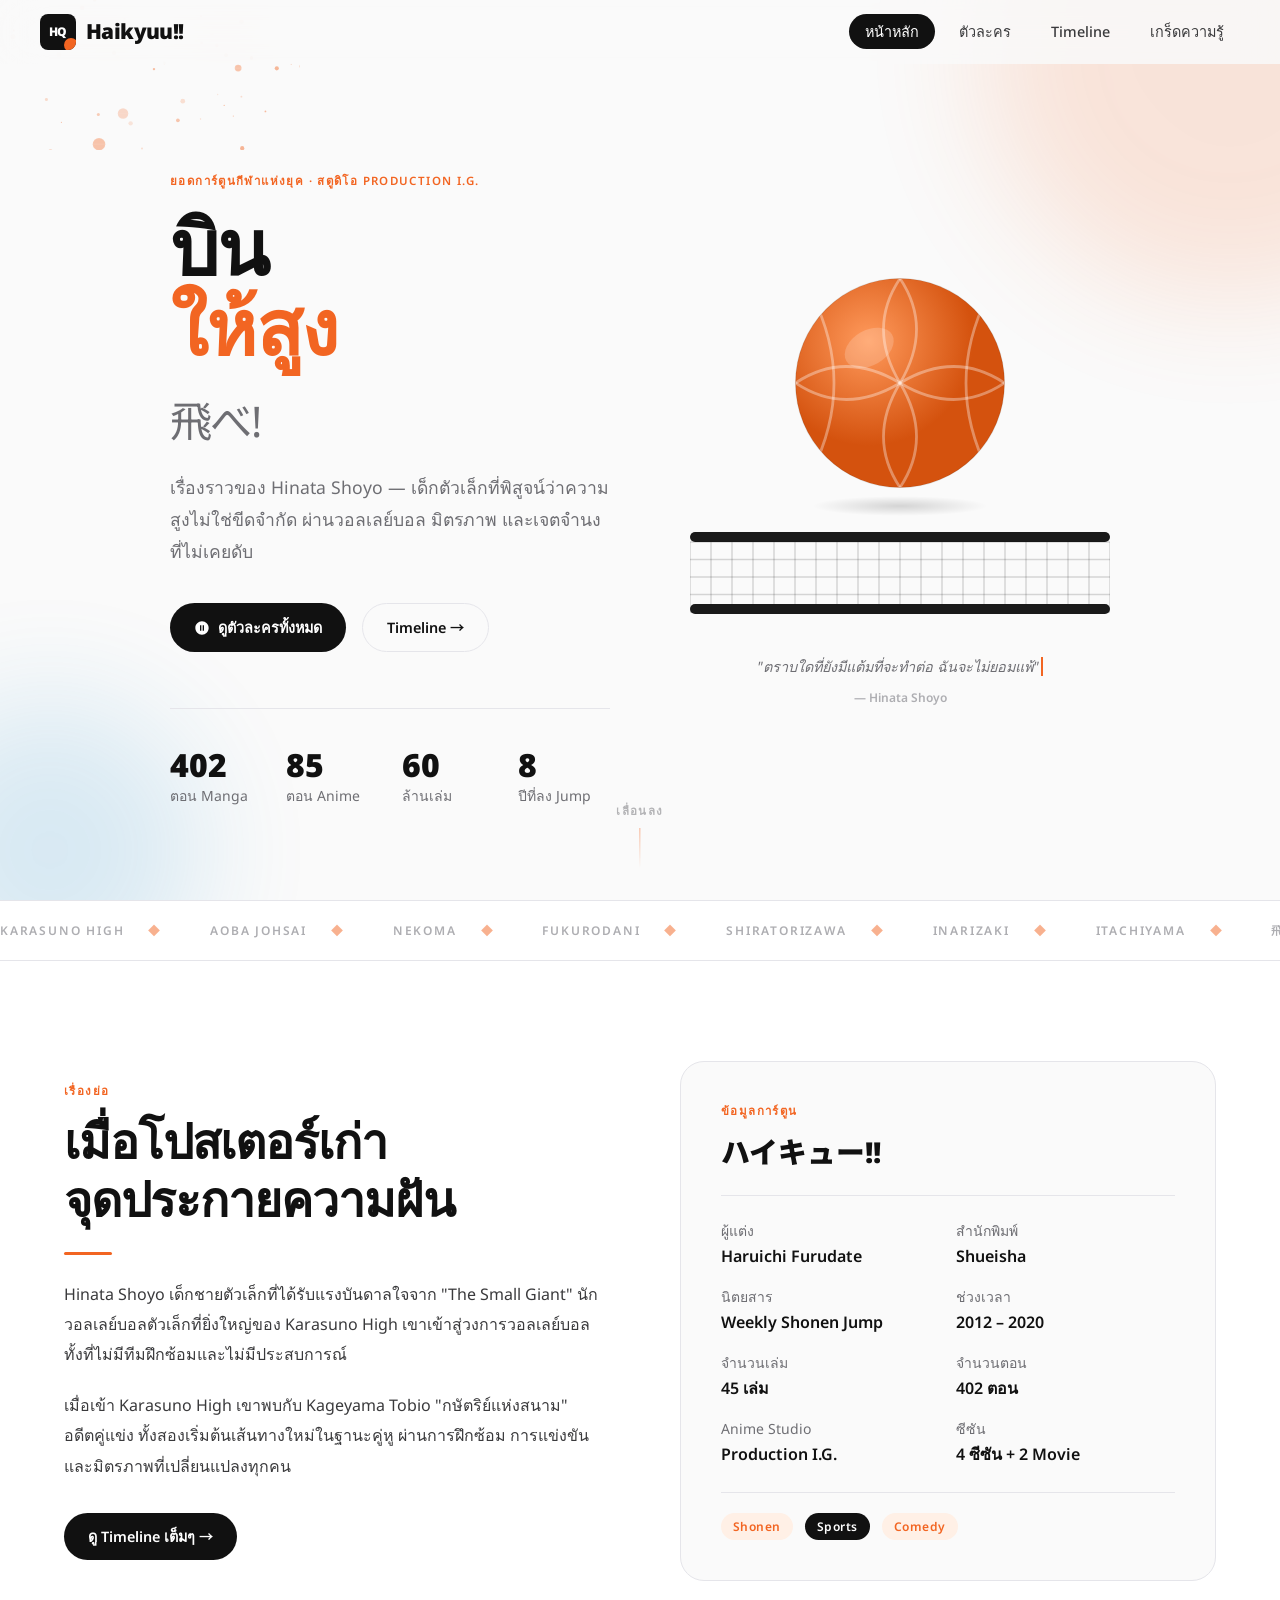
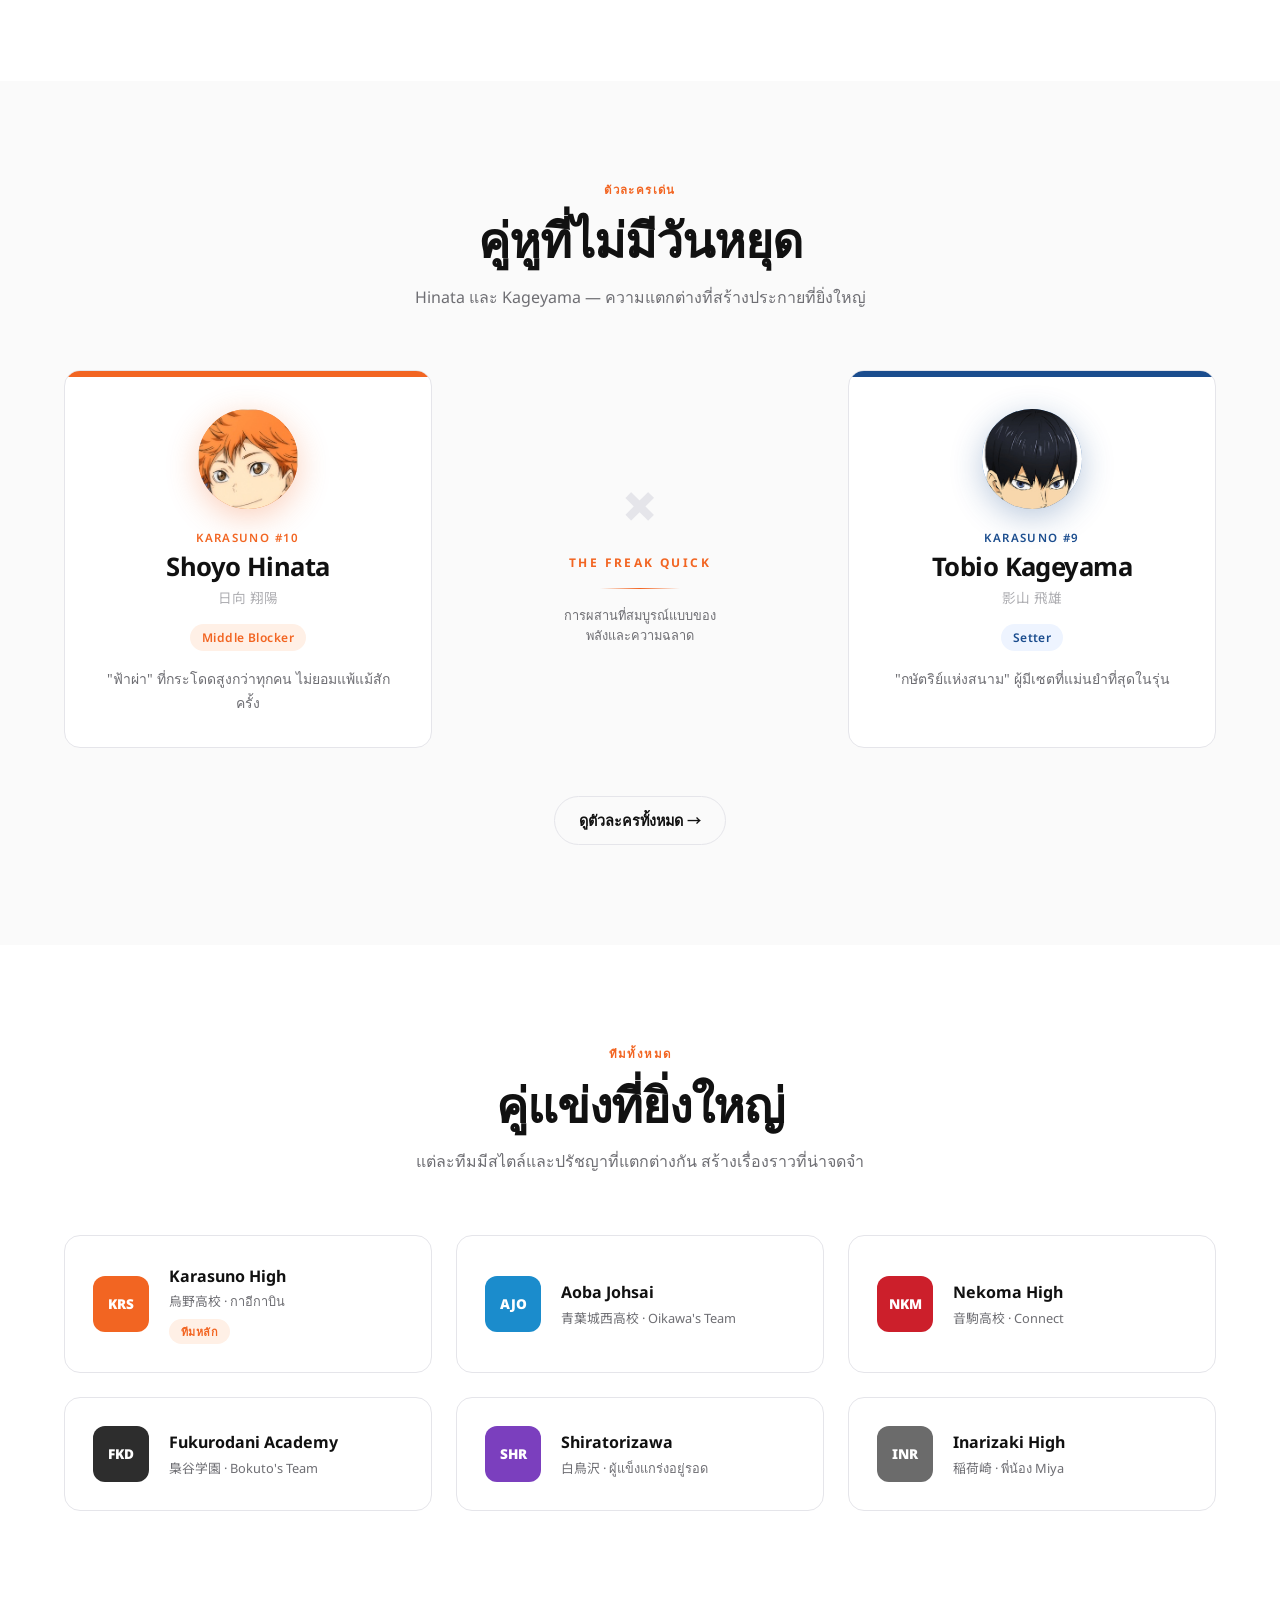
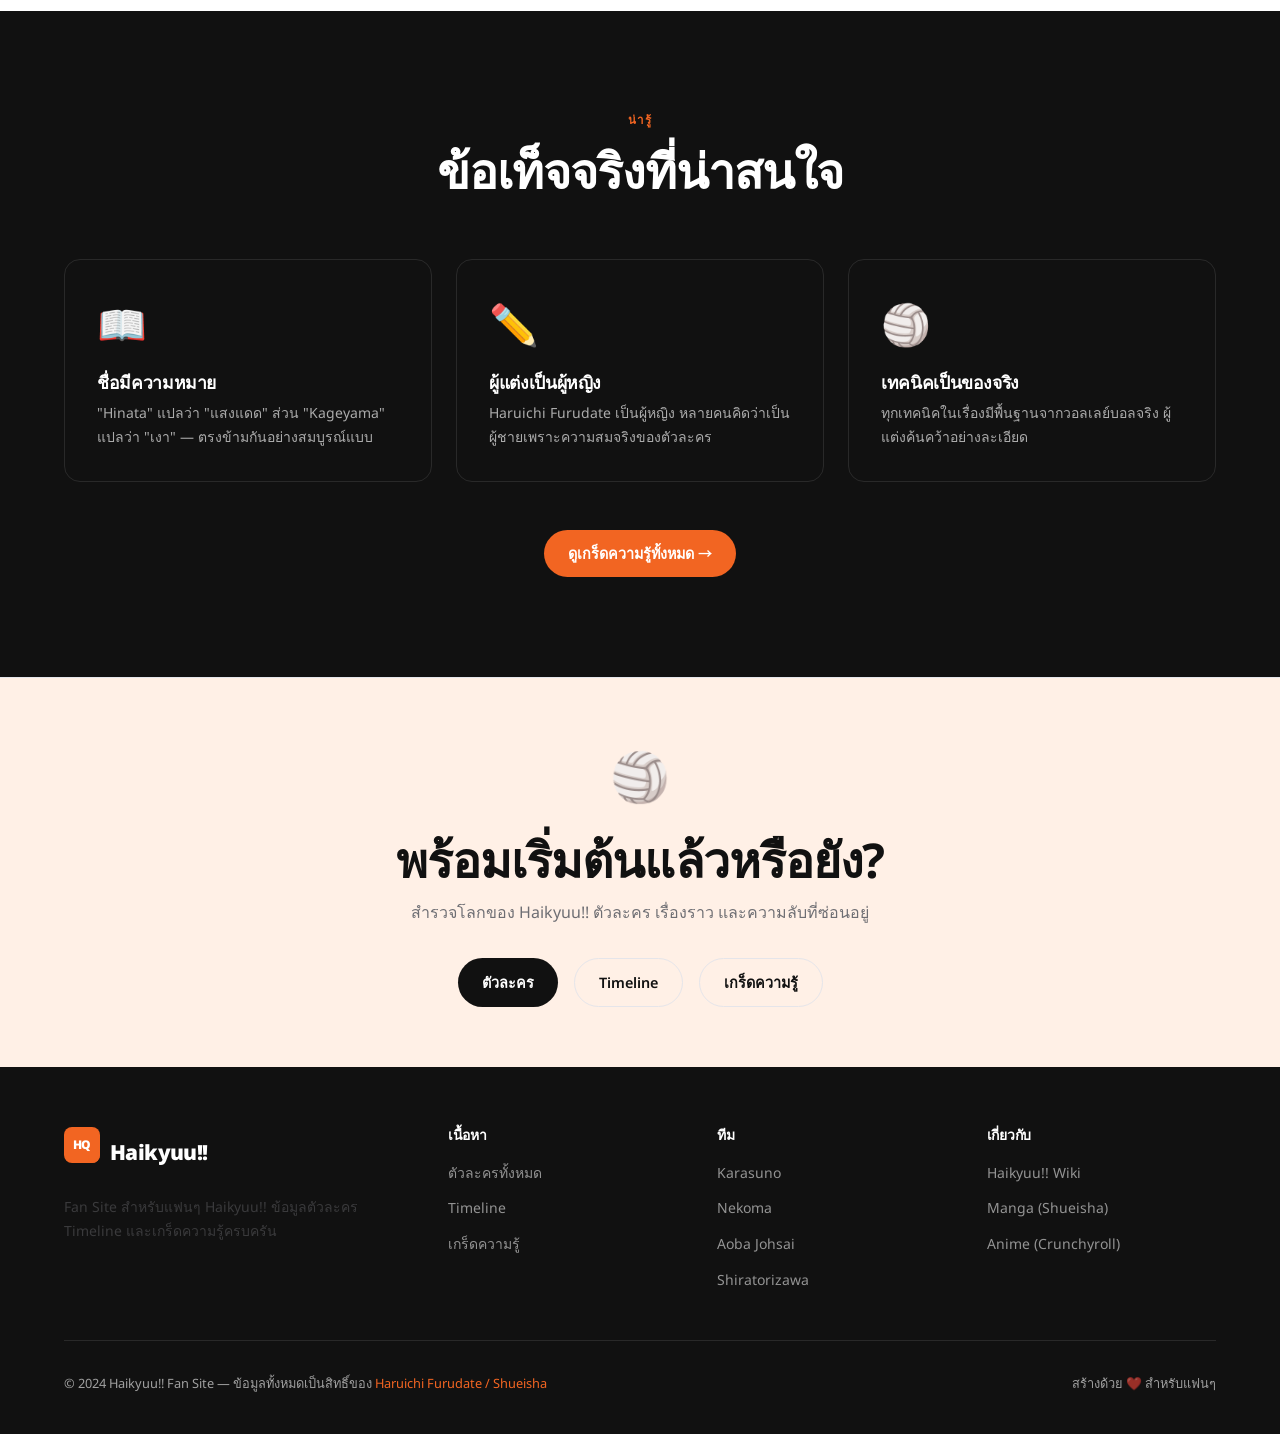
<file: index.html>
<!DOCTYPE html>
<html lang="th">
<head>
  <link rel="preconnect" href="https://fonts.googleapis.com"/>
  <link rel="preconnect" href="https://fonts.gstatic.com" crossorigin/>
  <meta charset="UTF-8"/>
  <meta name="viewport" content="width=device-width, initial-scale=1.0"/>
  <meta name="description" content="Haikyuu!! — เว็บไซต์แฟนไซต์ครบครัน ข้อมูลตัวละคร Timeline เกร็ดความรู้ และสิ่งที่น่าสนใจทั้งหมด"/>
  <title>Haikyuu!! — ไม่มีเพดาน</title>
  <link rel="stylesheet" href="css/main.css"/>
  <link rel="stylesheet" href="css/animations.css"/>
  <link rel="stylesheet" href="css/responsive.css"/>
</head>
<body>

<!-- ─── Navigation ──────────────────────────────── -->
<nav class="nav">
  <a href="index.html" class="nav__logo">
    <div class="nav__logo-mark">HQ</div>
    Haikyuu!!
  </a>
  <ul class="nav__links">
    <li><a href="index.html"      class="nav__link">หน้าหลัก</a></li>
    <li><a href="characters.html" class="nav__link">ตัวละคร</a></li>
    <li><a href="timeline.html"   class="nav__link">Timeline</a></li>
    <li><a href="trivia.html"     class="nav__link">เกร็ดความรู้</a></li>
  </ul>
  <button class="nav__toggle" aria-label="เมนู">
    <span></span><span></span><span></span>
  </button>
</nav>
<div class="nav__mobile-menu">
  <a href="index.html"      class="nav__mobile-link">หน้าหลัก</a>
  <a href="characters.html" class="nav__mobile-link">ตัวละคร</a>
  <a href="timeline.html"   class="nav__mobile-link">Timeline</a>
  <a href="trivia.html"     class="nav__mobile-link">เกร็ดความรู้</a>
</div>

<!-- ─── Hero ─────────────────────────────────────── -->
<section class="hero" style="min-height:100vh;display:flex;align-items:center;position:relative;overflow:hidden;background:var(--bg);">
  <canvas id="particles-canvas"></canvas>
  <div class="bg-orb bg-orb--1"></div>
  <div class="bg-orb bg-orb--2"></div>

  <div class="container" style="position:relative;z-index:1;padding-top:80px;">
    <div class="hero__grid">

      <div>
        <div class="label reveal">ยอดการ์ตูนกีฬาแห่งยุค · สตูดิโอ Production I.G.</div>
        <h1 class="hero__title reveal reveal-delay-1" style="margin:16px 0 24px;line-height:1.05;">
          <span class="word">บิน</span><br/>
          <span class="word" style="color:var(--orange);">ให้สูง</span><br/>
          <span class="word" style="font-size:0.55em;font-weight:400;color:var(--gray);">飛べ!</span>
        </h1>
        <p class="hero__subtitle reveal reveal-delay-2" style="font-size:1.1rem;color:var(--gray);max-width:440px;line-height:1.8;margin-bottom:36px;">
          เรื่องราวของ Hinata Shoyo — เด็กตัวเล็กที่พิสูจน์ว่าความสูงไม่ใช่ขีดจำกัด
          ผ่านวอลเลย์บอล มิตรภาพ และเจตจำนงที่ไม่เคยดับ
        </p>
        <div class="hero__cta reveal reveal-delay-3" style="display:flex;gap:16px;flex-wrap:wrap;">
          <a href="characters.html" class="btn btn--primary">
            <svg width="16" height="16" viewBox="0 0 24 24" fill="currentColor"><path d="M12 2C6.48 2 2 6.48 2 12s4.48 10 10 10 10-4.48 10-10S17.52 2 12 2zm-1 14H9V8h2v8zm4 0h-2V8h2v8z"/></svg>
            ดูตัวละครทั้งหมด
          </a>
          <a href="timeline.html" class="btn btn--outline">
            Timeline →
          </a>
        </div>

        <!-- Stats -->
        <div class="hero-stats reveal reveal-delay-4">
          <div>
            <div style="font-size:2rem;font-weight:900;line-height:1;" data-count="402">0</div>
            <div class="text-small text-gray" style="margin-top:4px;">ตอน Manga</div>
          </div>
          <div>
            <div style="font-size:2rem;font-weight:900;line-height:1;" data-count="85">0</div>
            <div class="text-small text-gray" style="margin-top:4px;">ตอน Anime</div>
          </div>
          <div>
            <div style="font-size:2rem;font-weight:900;line-height:1;" data-count="60">0</div>
            <div class="text-small text-gray" style="margin-top:4px;">ล้านเล่ม</div>
          </div>
          <div>
            <div style="font-size:2rem;font-weight:900;line-height:1;" data-count="8">0</div>
            <div class="text-small text-gray" style="margin-top:4px;">ปีที่ลง Jump</div>
          </div>
        </div>
      </div>

      <!-- Volleyball Visual -->
      <div class="hero__visual">
        <div class="vball-container reveal reveal--right" style="position:relative;">
          <div id="hero-volleyball"></div>
          <div class="vball-shadow"></div>
        </div>
        <!-- Net -->
        <div id="hero-net" style="width:100%;overflow:hidden;border-radius:4px;" class="reveal reveal--right reveal-delay-2"></div>
        <!-- Quote -->
        <div class="reveal reveal--right reveal-delay-3" style="text-align:center;max-width:320px;">
          <p style="font-size:0.9rem;font-style:italic;color:var(--gray);line-height:1.8;" data-typewrite='"ตราบใดที่ยังมีแต้มที่จะทำต่อ ฉันจะไม่ยอมแพ้"'></p>
          <div style="font-size:0.75rem;font-weight:600;color:var(--gray-light);margin-top:8px;">— Hinata Shoyo</div>
        </div>
      </div>

    </div>
  </div>

  <!-- Scroll indicator -->
  <div style="position:absolute;bottom:32px;left:50%;transform:translateX(-50%);display:flex;flex-direction:column;align-items:center;gap:8px;opacity:0.5;">
    <div style="font-size:0.72rem;font-weight:600;letter-spacing:0.12em;text-transform:uppercase;color:var(--gray);">เลื่อนลง</div>
    <div style="width:1px;height:40px;background:linear-gradient(to bottom,var(--orange),transparent);animation:pulse 2s infinite;"></div>
  </div>
</section>

<!-- ─── Marquee ────────────────────────────────────── -->
<div class="marquee-track" style="padding:20px 0;border-top:1px solid var(--border);border-bottom:1px solid var(--border);background:var(--white);">
  <div class="marquee-inner">
    <div class="marquee-item">Karasuno High</div>
    <div class="marquee-item">Aoba Johsai</div>
    <div class="marquee-item">Nekoma</div>
    <div class="marquee-item">Fukurodani</div>
    <div class="marquee-item">Shiratorizawa</div>
    <div class="marquee-item">Inarizaki</div>
    <div class="marquee-item">Itachiyama</div>
    <div class="marquee-item">飛べ!</div>
    <div class="marquee-item">Karasuno High</div>
    <div class="marquee-item">Aoba Johsai</div>
    <div class="marquee-item">Nekoma</div>
    <div class="marquee-item">Fukurodani</div>
    <div class="marquee-item">Shiratorizawa</div>
    <div class="marquee-item">Inarizaki</div>
    <div class="marquee-item">Itachiyama</div>
    <div class="marquee-item">飛べ!</div>
  </div>
</div>

<!-- ─── Synopsis ──────────────────────────────────── -->
<section class="section" style="background:var(--white);">
  <div class="container">
    <div class="synopsis__grid">
      <div>
        <div class="label reveal">เรื่องย่อ</div>
        <h2 class="reveal reveal-delay-1" style="margin:12px 0 24px;">เมื่อโปสเตอร์เก่า<br/>จุดประกายความฝัน</h2>
        <div class="divider" style="margin:0 0 24px;"></div>
        <p class="reveal reveal-delay-2" style="line-height:1.9;margin-bottom:20px;">
          Hinata Shoyo เด็กชายตัวเล็กที่ได้รับแรงบันดาลใจจาก "The Small Giant"
          นักวอลเลย์บอลตัวเล็กที่ยิ่งใหญ่ของ Karasuno High เขาเข้าสู่วงการวอลเลย์บอล
          ทั้งที่ไม่มีทีมฝึกซ้อมและไม่มีประสบการณ์
        </p>
        <p class="reveal reveal-delay-3" style="line-height:1.9;margin-bottom:32px;">
          เมื่อเข้า Karasuno High เขาพบกับ Kageyama Tobio "กษัตริย์แห่งสนาม"
          อดีตคู่แข่ง ทั้งสองเริ่มต้นเส้นทางใหม่ในฐานะคู่หู
          ผ่านการฝึกซ้อม การแข่งขัน และมิตรภาพที่เปลี่ยนแปลงทุกคน
        </p>
        <a href="timeline.html" class="btn btn--primary reveal reveal-delay-4">ดู Timeline เต็มๆ →</a>
      </div>

      <!-- Series Info Card -->
      <div class="reveal reveal--right" style="background:var(--bg);border-radius:var(--radius-l);padding:40px;border:1px solid var(--border);">
        <div style="display:flex;flex-direction:column;gap:24px;">
          <div style="padding-bottom:20px;border-bottom:1px solid var(--border);">
            <div class="label" style="margin-bottom:8px;">ข้อมูลการ์ตูน</div>
            <div style="font-size:1.8rem;font-weight:900;">ハイキュー!!</div>
          </div>
          <div style="display:grid;grid-template-columns:1fr 1fr;gap:16px;">
            <div><div class="text-small text-gray">ผู้แต่ง</div><div style="font-weight:600;margin-top:2px;">Haruichi Furudate</div></div>
            <div><div class="text-small text-gray">สำนักพิมพ์</div><div style="font-weight:600;margin-top:2px;">Shueisha</div></div>
            <div><div class="text-small text-gray">นิตยสาร</div><div style="font-weight:600;margin-top:2px;">Weekly Shonen Jump</div></div>
            <div><div class="text-small text-gray">ช่วงเวลา</div><div style="font-weight:600;margin-top:2px;">2012 – 2020</div></div>
            <div><div class="text-small text-gray">จำนวนเล่ม</div><div style="font-weight:600;margin-top:2px;">45 เล่ม</div></div>
            <div><div class="text-small text-gray">จำนวนตอน</div><div style="font-weight:600;margin-top:2px;">402 ตอน</div></div>
            <div><div class="text-small text-gray">Anime Studio</div><div style="font-weight:600;margin-top:2px;">Production I.G.</div></div>
            <div><div class="text-small text-gray">ซีซัน</div><div style="font-weight:600;margin-top:2px;">4 ซีซัน + 2 Movie</div></div>
          </div>
          <div style="padding-top:20px;border-top:1px solid var(--border);">
            <div class="tag tag--orange">Shonen</div>
            <span style="margin-left:8px;"></span>
            <div class="tag tag--dark" style="display:inline-flex;">Sports</div>
            <span style="margin-left:8px;"></span>
            <div class="tag tag--orange" style="display:inline-flex;">Comedy</div>
          </div>
        </div>
      </div>
    </div>
  </div>
</section>

<!-- ─── Featured Characters ───────────────────────── -->
<section class="section" style="background:var(--bg);">
  <div class="container">
    <div class="section-header reveal">
      <div class="label">ตัวละครเด่น</div>
      <h2 style="margin:12px 0 16px;">คู่หูที่ไม่มีวันหยุด</h2>
      <p>Hinata และ Kageyama — ความแตกต่างที่สร้างประกายที่ยิ่งใหญ่</p>
    </div>

    <div class="featured__grid">
      <!-- Hinata Card -->
      <div class="card reveal reveal-delay-1" style="overflow:hidden;position:relative;">
        <div style="height:6px;background:var(--orange);"></div>
        <div style="padding:32px;text-align:center;">
          <div style="width:100px;height:100px;border-radius:50%;margin:0 auto 20px;background:linear-gradient(135deg,#FF9A5C,#D4520E);display:flex;align-items:center;justify-content:center;font-size:3rem;box-shadow:0 8px 32px rgba(242,101,34,0.3);overflow:hidden;">
            <img src="images/characters/karasuno/hinata.jpg" alt="Hinata" style="width:100%;height:100%;object-fit:cover;object-position:top;" onerror="this.parentElement.textContent='🧡'"/>
          </div>
          <div class="label" style="margin-bottom:4px;">Karasuno #10</div>
          <h3 style="margin-bottom:4px;">Shoyo Hinata</h3>
          <div style="color:var(--gray-light);font-size:0.85rem;margin-bottom:16px;">日向 翔陽</div>
          <div class="tag tag--orange">Middle Blocker</div>
          <p style="margin-top:16px;font-size:0.875rem;color:var(--gray);line-height:1.7;">"ฟ้าผ่า" ที่กระโดดสูงกว่าทุกคน ไม่ยอมแพ้แม้สักครั้ง</p>
        </div>
      </div>

      <!-- VS Card -->
      <div class="reveal reveal-delay-2" style="display:flex;align-items:center;justify-content:center;">
        <div style="text-align:center;">
          <div style="font-size:4rem;font-weight:900;color:var(--border);line-height:1;margin-bottom:16px;">×</div>
          <div style="font-size:0.75rem;font-weight:700;letter-spacing:0.2em;text-transform:uppercase;color:var(--orange);">The Freak Quick</div>
          <div style="margin:16px auto;width:80px;height:1px;background:linear-gradient(to right,transparent,var(--orange),transparent);"></div>
          <p style="font-size:0.8rem;color:var(--gray);max-width:160px;margin:0 auto;line-height:1.6;">การผสานที่สมบูรณ์แบบของพลังและความฉลาด</p>
        </div>
      </div>

      <!-- Kageyama Card -->
      <div class="card reveal reveal-delay-3" style="overflow:hidden;">
        <div style="height:6px;background:#1B4D8E;"></div>
        <div style="padding:32px;text-align:center;">
          <div style="width:100px;height:100px;border-radius:50%;margin:0 auto 20px;background:linear-gradient(135deg,#4A90D9,#1B4D8E);display:flex;align-items:center;justify-content:center;font-size:3rem;box-shadow:0 8px 32px rgba(27,77,142,0.3);overflow:hidden;">
            <img src="images/characters/karasuno/kageyama.jpg" alt="Kageyama" style="width:100%;height:100%;object-fit:cover;object-position:top;" onerror="this.parentElement.textContent='👑'"/>
          </div>
          <div class="label" style="margin-bottom:4px;color:#1B4D8E;">Karasuno #9</div>
          <h3 style="margin-bottom:4px;">Tobio Kageyama</h3>
          <div style="color:var(--gray-light);font-size:0.85rem;margin-bottom:16px;">影山 飛雄</div>
          <div class="tag" style="background:#EEF4FF;color:#1B4D8E;">Setter</div>
          <p style="margin-top:16px;font-size:0.875rem;color:var(--gray);line-height:1.7;">"กษัตริย์แห่งสนาม" ผู้มีเซตที่แม่นยำที่สุดในรุ่น</p>
        </div>
      </div>
    </div>

    <div style="text-align:center;" class="reveal">
      <a href="characters.html" class="btn btn--outline">ดูตัวละครทั้งหมด →</a>
    </div>
  </div>
</section>

<!-- ─── Teams Section ─────────────────────────────── -->
<section class="section" style="background:var(--white);">
  <div class="container">
    <div class="section-header reveal">
      <div class="label">ทีมทั้งหมด</div>
      <h2 style="margin:12px 0 16px;">คู่แข่งที่ยิ่งใหญ่</h2>
      <p>แต่ละทีมมีสไตล์และปรัชญาที่แตกต่างกัน สร้างเรื่องราวที่น่าจดจำ</p>
    </div>

    <div class="grid-3" id="teams-grid">
      <a href="characters.html?team=karasuno" class="card reveal reveal-delay-1" style="padding:28px;display:flex;align-items:center;gap:20px;">
        <div style="width:56px;height:56px;border-radius:12px;background:var(--team-karasuno);display:flex;align-items:center;justify-content:center;font-weight:900;font-size:0.85rem;color:white;flex-shrink:0;">KRS</div>
        <div>
          <div style="font-weight:700;margin-bottom:2px;">Karasuno High</div>
          <div style="font-size:0.8rem;color:var(--gray);">烏野高校 · กาอีกาบิน</div>
          <div style="margin-top:6px;"><span class="tag tag--orange" style="font-size:0.68rem;">ทีมหลัก</span></div>
        </div>
      </a>
      <a href="characters.html?team=aoba" class="card reveal reveal-delay-2" style="padding:28px;display:flex;align-items:center;gap:20px;">
        <div style="width:56px;height:56px;border-radius:12px;background:var(--team-aoba);display:flex;align-items:center;justify-content:center;font-weight:900;font-size:0.85rem;color:white;flex-shrink:0;">AJO</div>
        <div>
          <div style="font-weight:700;margin-bottom:2px;">Aoba Johsai</div>
          <div style="font-size:0.8rem;color:var(--gray);">青葉城西高校 · Oikawa's Team</div>
        </div>
      </a>
      <a href="characters.html?team=nekoma" class="card reveal reveal-delay-3" style="padding:28px;display:flex;align-items:center;gap:20px;">
        <div style="width:56px;height:56px;border-radius:12px;background:var(--team-nekoma);display:flex;align-items:center;justify-content:center;font-weight:900;font-size:0.85rem;color:white;flex-shrink:0;">NKM</div>
        <div>
          <div style="font-weight:700;margin-bottom:2px;">Nekoma High</div>
          <div style="font-size:0.8rem;color:var(--gray);">音駒高校 · Connect</div>
        </div>
      </a>
      <a href="characters.html?team=fukurodani" class="card reveal reveal-delay-1" style="padding:28px;display:flex;align-items:center;gap:20px;">
        <div style="width:56px;height:56px;border-radius:12px;background:var(--team-fukurodani);display:flex;align-items:center;justify-content:center;font-weight:900;font-size:0.85rem;color:white;flex-shrink:0;">FKD</div>
        <div>
          <div style="font-weight:700;margin-bottom:2px;">Fukurodani Academy</div>
          <div style="font-size:0.8rem;color:var(--gray);">梟谷学園 · Bokuto's Team</div>
        </div>
      </a>
      <a href="characters.html?team=shiratoriz" class="card reveal reveal-delay-2" style="padding:28px;display:flex;align-items:center;gap:20px;">
        <div style="width:56px;height:56px;border-radius:12px;background:var(--team-shiratoriz);display:flex;align-items:center;justify-content:center;font-weight:900;font-size:0.85rem;color:white;flex-shrink:0;">SHR</div>
        <div>
          <div style="font-weight:700;margin-bottom:2px;">Shiratorizawa</div>
          <div style="font-size:0.8rem;color:var(--gray);">白鳥沢 · ผู้แข็งแกร่งอยู่รอด</div>
        </div>
      </a>
      <a href="characters.html?team=inarizaki" class="card reveal reveal-delay-3" style="padding:28px;display:flex;align-items:center;gap:20px;">
        <div style="width:56px;height:56px;border-radius:12px;background:var(--team-inarizaki);display:flex;align-items:center;justify-content:center;font-weight:900;font-size:0.85rem;color:white;flex-shrink:0;">INR</div>
        <div>
          <div style="font-weight:700;margin-bottom:2px;">Inarizaki High</div>
          <div style="font-size:0.8rem;color:var(--gray);">稲荷崎 · พี่น้อง Miya</div>
        </div>
      </a>
    </div>
  </div>
</section>

<!-- ─── Quick Facts ────────────────────────────────── -->
<section class="section section-ink">
  <div class="container">
    <div class="section-header reveal">
      <div class="label" style="color:var(--orange);">น่ารู้</div>
      <h2 style="color:var(--white);margin:12px 0 16px;">ข้อเท็จจริงที่น่าสนใจ</h2>
    </div>
    <div class="grid-3">
      <div class="reveal reveal-delay-1" style="padding:32px;border:1px solid rgba(255,255,255,0.1);border-radius:var(--radius);">
        <div style="font-size:2.5rem;margin-bottom:16px;">📖</div>
        <h4 style="color:var(--white);margin-bottom:8px;">ชื่อมีความหมาย</h4>
        <p style="color:rgba(255,255,255,0.5);font-size:0.875rem;line-height:1.7;">"Hinata" แปลว่า "แสงแดด" ส่วน "Kageyama" แปลว่า "เงา" — ตรงข้ามกันอย่างสมบูรณ์แบบ</p>
      </div>
      <div class="reveal reveal-delay-2" style="padding:32px;border:1px solid rgba(255,255,255,0.1);border-radius:var(--radius);">
        <div style="font-size:2.5rem;margin-bottom:16px;">✏️</div>
        <h4 style="color:var(--white);margin-bottom:8px;">ผู้แต่งเป็นผู้หญิง</h4>
        <p style="color:rgba(255,255,255,0.5);font-size:0.875rem;line-height:1.7;">Haruichi Furudate เป็นผู้หญิง หลายคนคิดว่าเป็นผู้ชายเพราะความสมจริงของตัวละคร</p>
      </div>
      <div class="reveal reveal-delay-3" style="padding:32px;border:1px solid rgba(255,255,255,0.1);border-radius:var(--radius);">
        <div style="font-size:2.5rem;margin-bottom:16px;">🏐</div>
        <h4 style="color:var(--white);margin-bottom:8px;">เทคนิคเป็นของจริง</h4>
        <p style="color:rgba(255,255,255,0.5);font-size:0.875rem;line-height:1.7;">ทุกเทคนิคในเรื่องมีพื้นฐานจากวอลเลย์บอลจริง ผู้แต่งค้นคว้าอย่างละเอียด</p>
      </div>
    </div>
    <div style="text-align:center;margin-top:48px;" class="reveal">
      <a href="trivia.html" class="btn btn--orange">ดูเกร็ดความรู้ทั้งหมด →</a>
    </div>
  </div>
</section>

<!-- ─── CTA ───────────────────────────────────────── -->
<section class="section--sm" style="background:var(--orange-pale);border-top:1px solid var(--border);">
  <div class="container" style="text-align:center;">
    <div class="reveal">
      <div style="font-size:3rem;margin-bottom:16px;">🏐</div>
      <h2 style="margin-bottom:12px;">พร้อมเริ่มต้นแล้วหรือยัง?</h2>
      <p style="color:var(--gray);margin-bottom:32px;">สำรวจโลกของ Haikyuu!! ตัวละคร เรื่องราว และความลับที่ซ่อนอยู่</p>
      <div style="display:flex;gap:16px;justify-content:center;flex-wrap:wrap;">
        <a href="characters.html" class="btn btn--primary">ตัวละคร</a>
        <a href="timeline.html"   class="btn btn--outline">Timeline</a>
        <a href="trivia.html"     class="btn btn--outline">เกร็ดความรู้</a>
      </div>
    </div>
  </div>
</section>

<!-- ─── Footer ────────────────────────────────────── -->
<footer class="footer">
  <div class="container">
    <div class="footer__top">
      <div class="footer__brand">
        <div class="nav__logo" style="margin-bottom:16px;color:white;">
          <div class="nav__logo-mark">HQ</div>
          Haikyuu!!
        </div>
        <p>Fan Site สำหรับแฟนๆ Haikyuu!! ข้อมูลตัวละคร Timeline และเกร็ดความรู้ครบครัน</p>
      </div>
      <div class="footer__col">
        <h4>เนื้อหา</h4>
        <ul>
          <li><a href="characters.html">ตัวละครทั้งหมด</a></li>
          <li><a href="timeline.html">Timeline</a></li>
          <li><a href="trivia.html">เกร็ดความรู้</a></li>
        </ul>
      </div>
      <div class="footer__col">
        <h4>ทีม</h4>
        <ul>
          <li><a href="characters.html?team=karasuno">Karasuno</a></li>
          <li><a href="characters.html?team=nekoma">Nekoma</a></li>
          <li><a href="characters.html?team=aoba">Aoba Johsai</a></li>
          <li><a href="characters.html?team=shiratoriz">Shiratorizawa</a></li>
        </ul>
      </div>
      <div class="footer__col">
        <h4>เกี่ยวกับ</h4>
        <ul>
          <li><a href="#">Haikyuu!! Wiki</a></li>
          <li><a href="#">Manga (Shueisha)</a></li>
          <li><a href="#">Anime (Crunchyroll)</a></li>
        </ul>
      </div>
    </div>
    <div class="footer__bottom">
      <div>© 2024 Haikyuu!! Fan Site — ข้อมูลทั้งหมดเป็นสิทธิ์ของ <a href="#">Haruichi Furudate / Shueisha</a></div>
      <div>สร้างด้วย ❤️ สำหรับแฟนๆ</div>
    </div>
  </div>
</footer>

<script src="js/data.js"></script>
<script src="js/animations.js"></script>
<script src="js/main.js"></script>
</body>
</html>
</file>
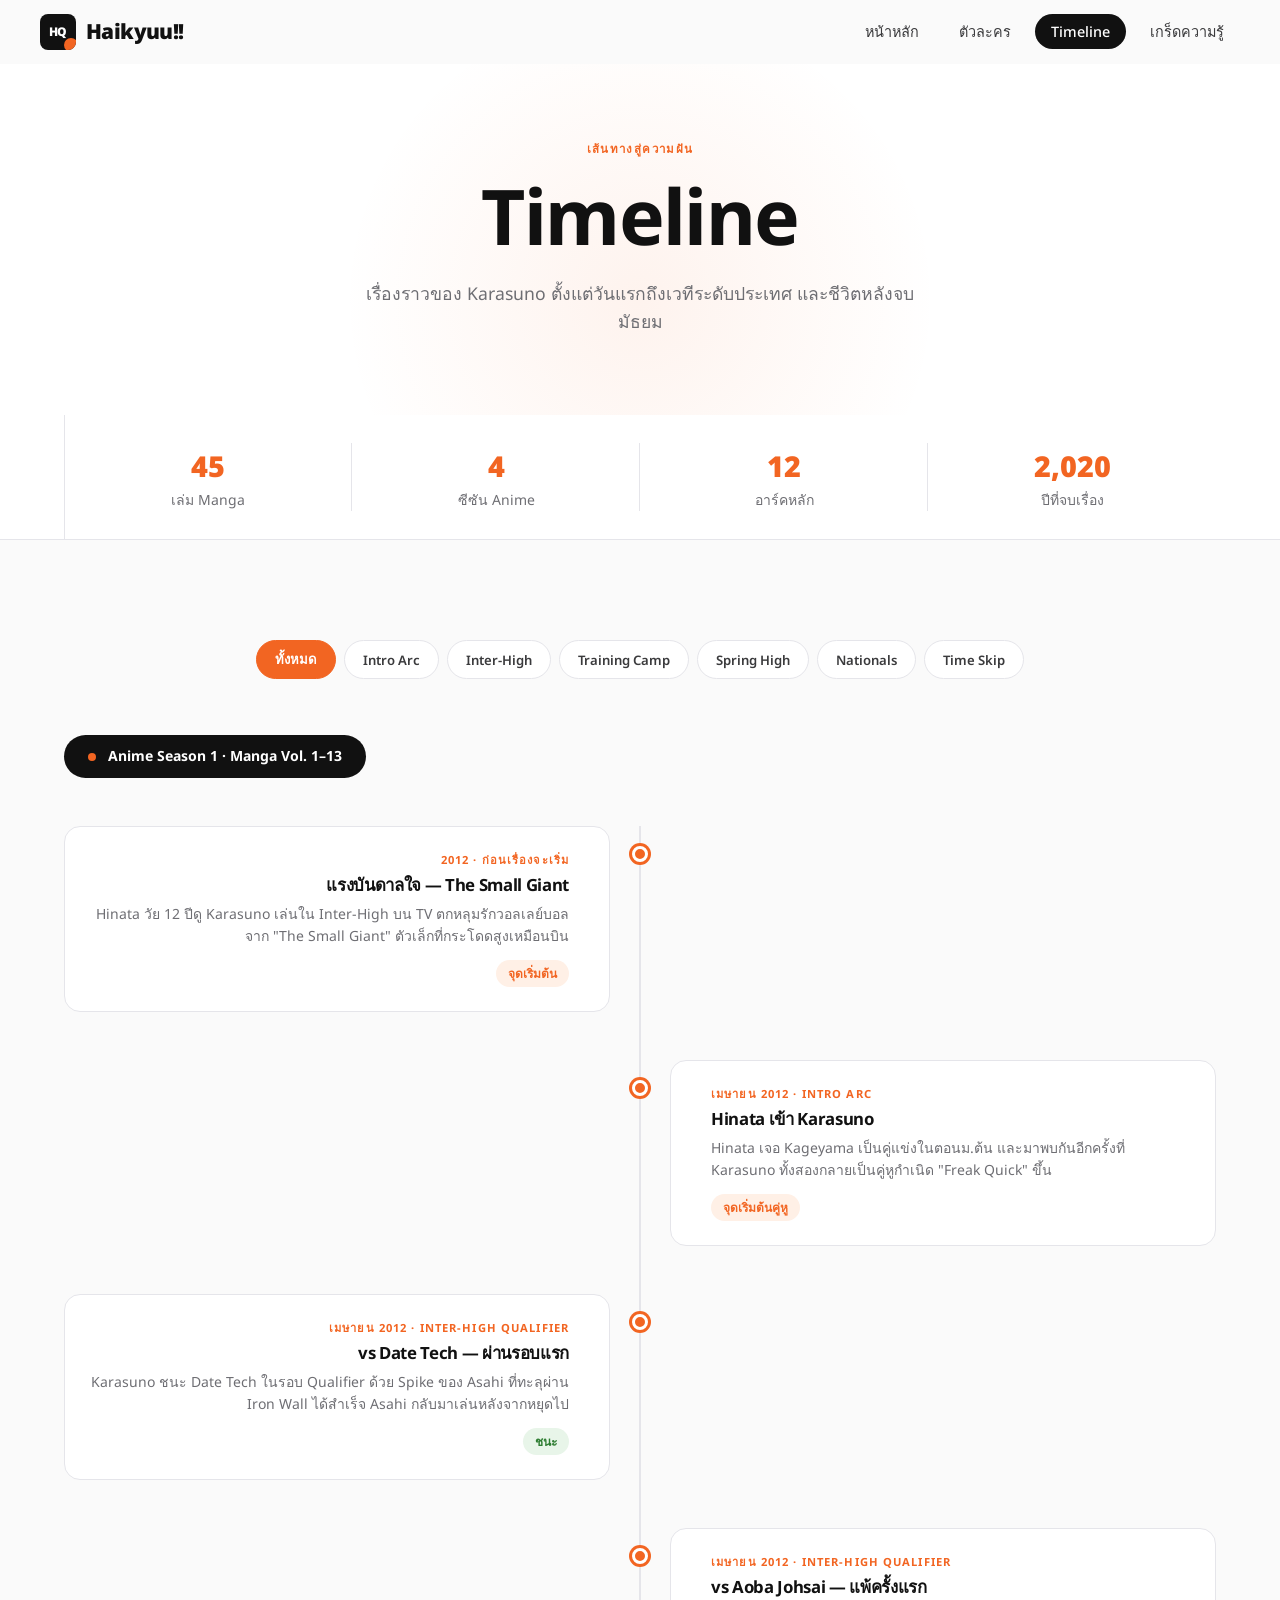
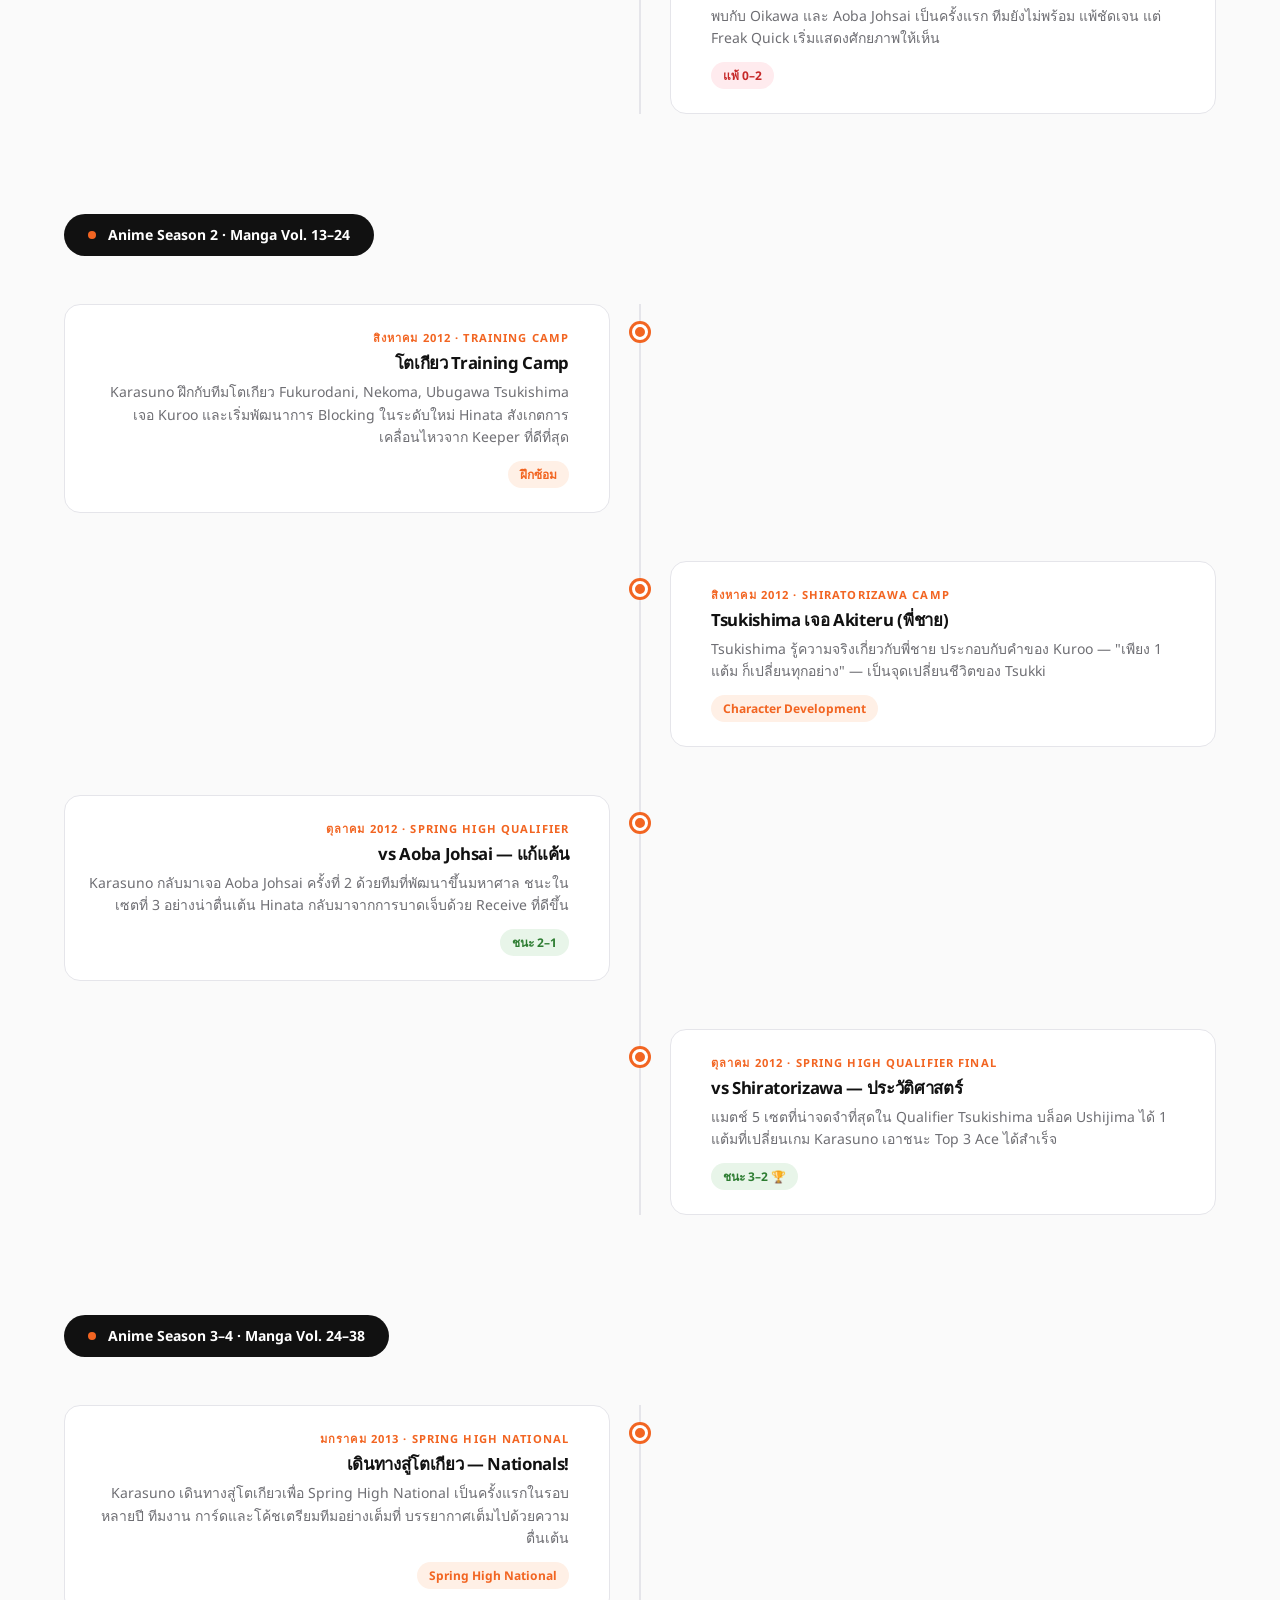
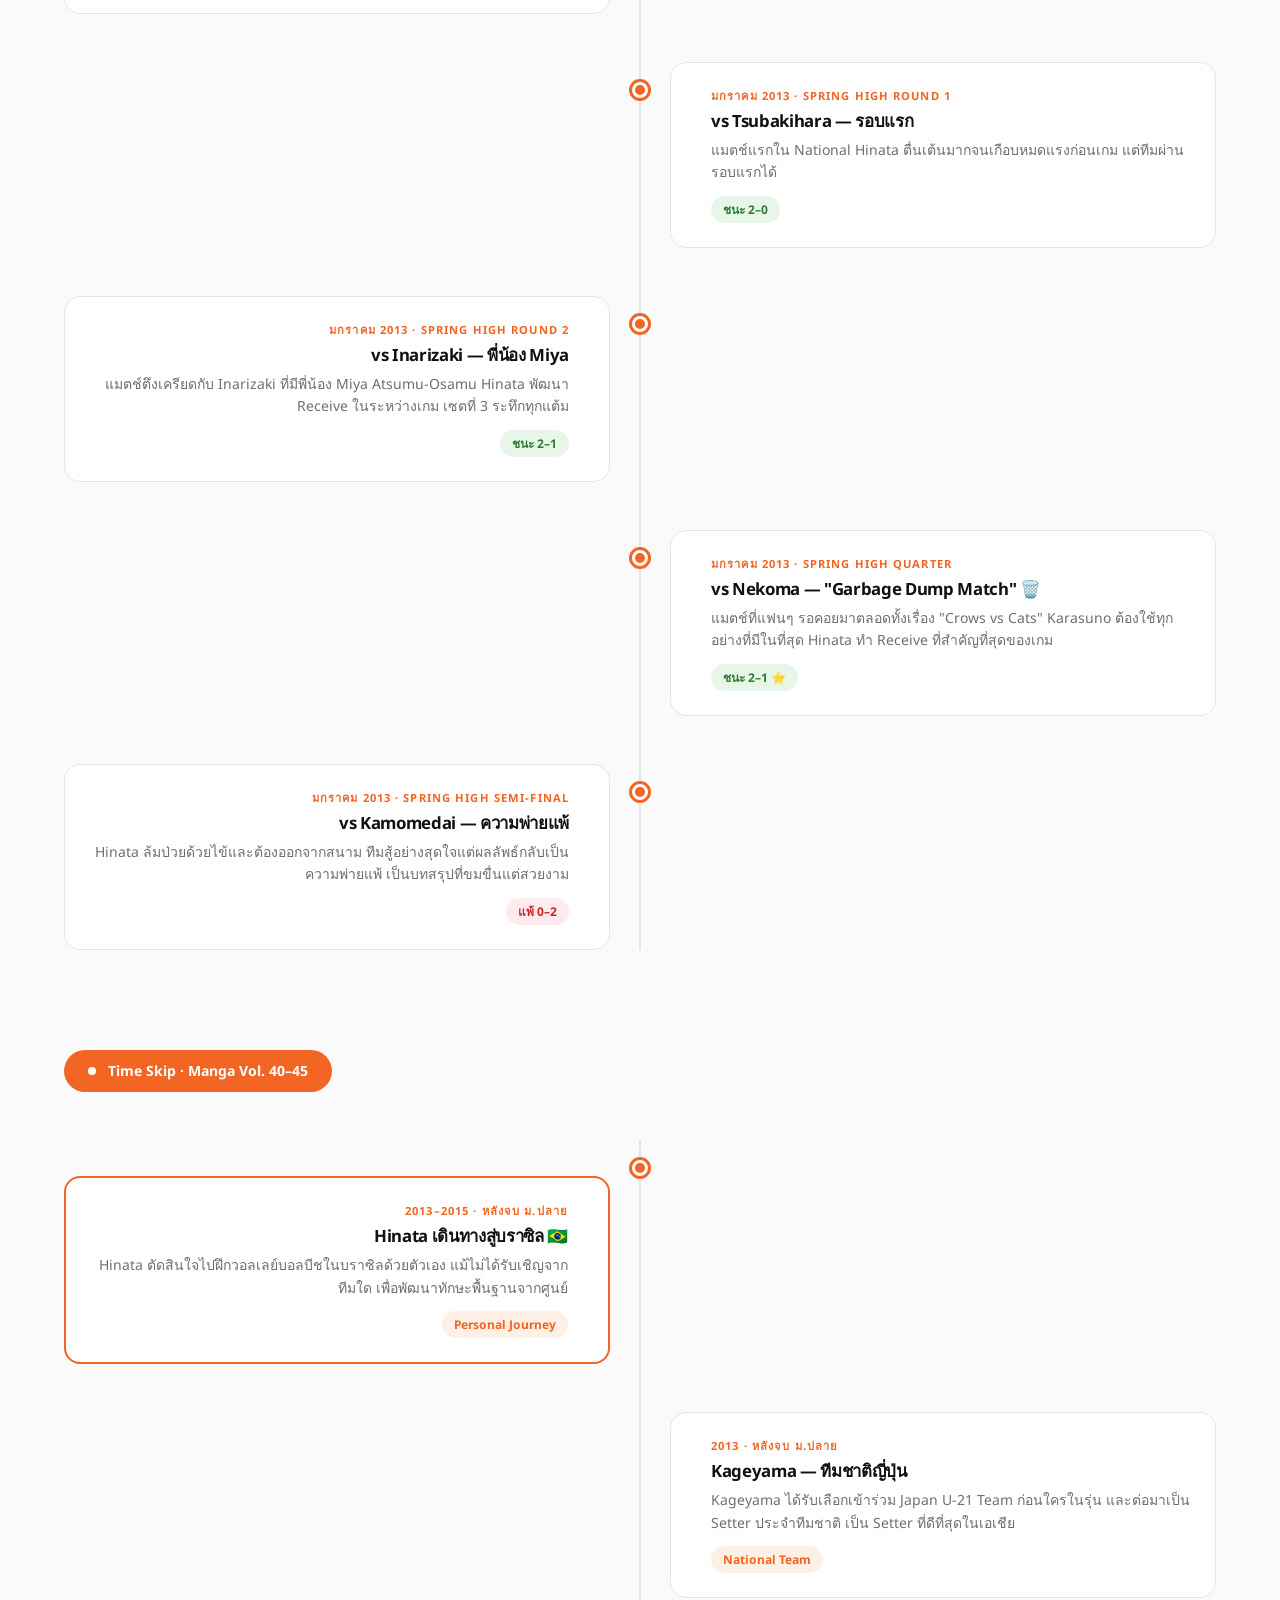
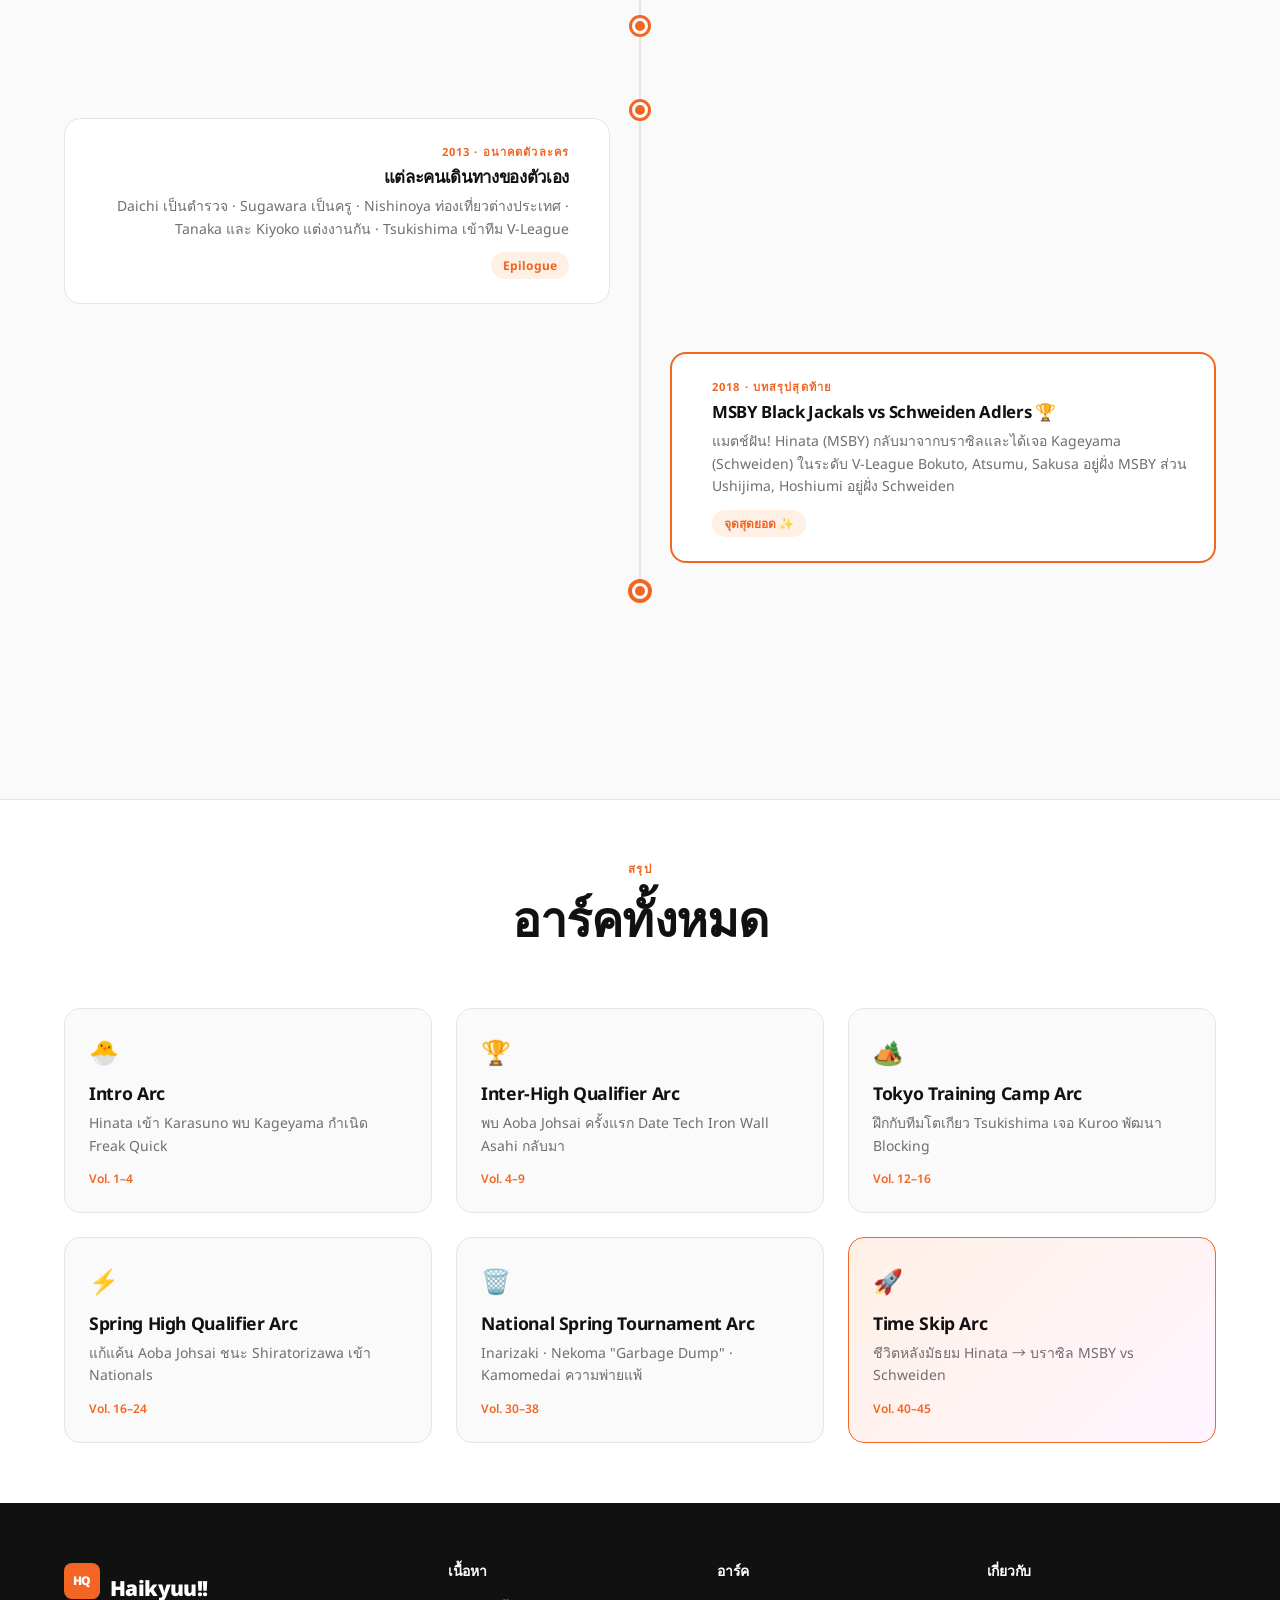
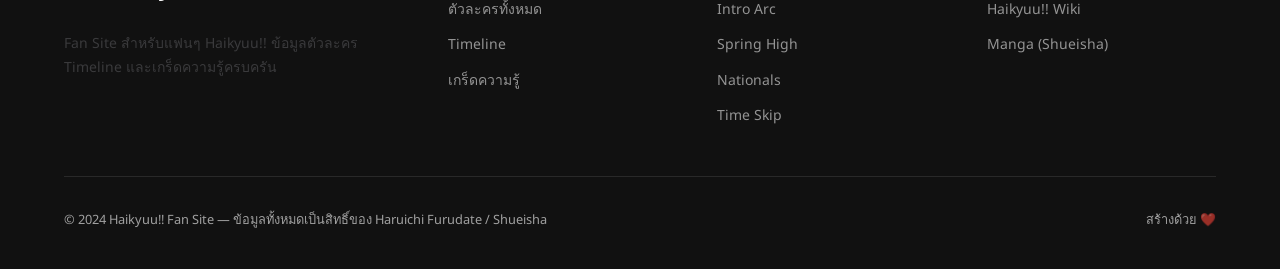
<file: timeline.html>
<!DOCTYPE html>
<html lang="th">
<head>
  <link rel="preconnect" href="https://fonts.googleapis.com"/>
  <link rel="preconnect" href="https://fonts.gstatic.com" crossorigin/>
  <meta charset="UTF-8"/>
  <meta name="viewport" content="width=device-width, initial-scale=1.0"/>
  <meta name="description" content="Timeline เรื่องราว Haikyuu!! — อาร์ค การแข่งขัน และเหตุการณ์สำคัญทั้งหมด"/>
  <title>Timeline — Haikyuu!!</title>
  <link rel="stylesheet" href="css/main.css"/>
  <link rel="stylesheet" href="css/animations.css"/>
  <link rel="stylesheet" href="css/responsive.css"/>
  <style>
    .arc-nav {
      display: flex;
      flex-wrap: wrap;
      gap: 8px;
      margin-bottom: 56px;
      justify-content: center;
    }
    .arc-btn {
      padding: 8px 18px;
      border-radius: 100px;
      font-size: 0.82rem;
      font-weight: 600;
      border: 1.5px solid var(--border);
      color: var(--gray-dark);
      background: var(--white);
      cursor: pointer;
      transition: var(--trans);
    }
    .arc-btn:hover, .arc-btn.active {
      background: var(--orange);
      border-color: var(--orange);
      color: var(--white);
    }
    .season-block {
      margin-bottom: 100px;
    }
    .season-label {
      display: inline-flex;
      align-items: center;
      gap: 12px;
      padding: 10px 24px;
      background: #111111;
      color: #ffffff;
      border-radius: 100px;
      font-weight: 700;
      font-size: 0.875rem;
      margin-bottom: 48px;
    }
    .season-label .dot {
      width: 8px; height: 8px;
      border-radius: 50%;
      background: var(--orange);
    }
    /* Mobile timeline override */
    @media (max-width: 768px) {
      .timeline::before { left: 16px; }
      .timeline-item { grid-template-columns: 32px 1fr !important; }
      .timeline-item .timeline-dot { grid-column: 1 !important; }
      .timeline-item .timeline-card {
        grid-column: 2 !important;
        text-align: left !important;
        padding-left: 20px !important;
        padding-right: 0 !important;
      }
      .timeline-item .timeline-empty { display: none !important; }
    }
  </style>
</head>
<body>

<!-- ─── Navigation ──────────────────────────────── -->
<nav class="nav">
  <a href="index.html" class="nav__logo">
    <div class="nav__logo-mark">HQ</div>
    Haikyuu!!
  </a>
  <ul class="nav__links">
    <li><a href="index.html"      class="nav__link">หน้าหลัก</a></li>
    <li><a href="characters.html" class="nav__link">ตัวละคร</a></li>
    <li><a href="timeline.html"   class="nav__link">Timeline</a></li>
    <li><a href="trivia.html"     class="nav__link">เกร็ดความรู้</a></li>
  </ul>
  <button class="nav__toggle" aria-label="เมนู">
    <span></span><span></span><span></span>
  </button>
</nav>
<div class="nav__mobile-menu">
  <a href="index.html"      class="nav__mobile-link">หน้าหลัก</a>
  <a href="characters.html" class="nav__mobile-link">ตัวละคร</a>
  <a href="timeline.html"   class="nav__mobile-link active">Timeline</a>
  <a href="trivia.html"     class="nav__mobile-link">เกร็ดความรู้</a>
</div>

<!-- ─── Page Header ──────────────────────────────── -->
<header class="page-header" style="background:var(--white);">
  <div class="container">
    <div class="label reveal">เส้นทางสู่ความฝัน</div>
    <h1 class="reveal reveal-delay-1">Timeline</h1>
    <p class="reveal reveal-delay-2">เรื่องราวของ Karasuno ตั้งแต่วันแรกถึงเวทีระดับประเทศ และชีวิตหลังจบมัธยม</p>
  </div>
</header>

<!-- ─── Stats Bar ─────────────────────────────────── -->
<div style="background:var(--white);border-bottom:1px solid var(--border);">
  <div class="container">
    <div style="display:grid;grid-template-columns:repeat(4,1fr);text-align:center;padding:28px 0;gap:1px;border-left:1px solid var(--border);">
      <div style="padding:0 24px;border-right:1px solid var(--border);">
        <div style="font-size:1.8rem;font-weight:900;color:var(--orange);" data-count="45">0</div>
        <div class="text-small text-gray">เล่ม Manga</div>
      </div>
      <div style="padding:0 24px;border-right:1px solid var(--border);">
        <div style="font-size:1.8rem;font-weight:900;color:var(--orange);" data-count="4">0</div>
        <div class="text-small text-gray">ซีซัน Anime</div>
      </div>
      <div style="padding:0 24px;border-right:1px solid var(--border);">
        <div style="font-size:1.8rem;font-weight:900;color:var(--orange);" data-count="12">0</div>
        <div class="text-small text-gray">อาร์คหลัก</div>
      </div>
      <div style="padding:0 24px;">
        <div style="font-size:1.8rem;font-weight:900;color:var(--orange);" data-count="2020">0</div>
        <div class="text-small text-gray">ปีที่จบเรื่อง</div>
      </div>
    </div>
  </div>
</div>

<!-- ─── Main Timeline ─────────────────────────────── -->
<main class="section" style="background:var(--bg);">
  <div class="container">

    <!-- Arc Filter -->
    <div class="arc-nav reveal">
      <button class="arc-btn active" data-arc="all">ทั้งหมด</button>
      <button class="arc-btn" data-arc="intro">Intro Arc</button>
      <button class="arc-btn" data-arc="interhigh">Inter-High</button>
      <button class="arc-btn" data-arc="training">Training Camp</button>
      <button class="arc-btn" data-arc="spring">Spring High</button>
      <button class="arc-btn" data-arc="national">Nationals</button>
      <button class="arc-btn" data-arc="timeskip">Time Skip</button>
    </div>

    <!-- Season 1 / Intro -->
    <div class="season-block" data-arc-group="intro interhigh">
      <div class="season-label reveal">
        <span class="dot"></span>
        Anime Season 1 · Manga Vol. 1–13
      </div>
      <div class="timeline">

        <div class="timeline-item reveal" data-arc="intro">
          <div class="timeline-card">
            <div class="timeline-card__arc">2012 · ก่อนเรื่องจะเริ่ม</div>
            <h3>แรงบันดาลใจ — The Small Giant</h3>
            <p>Hinata วัย 12 ปีดู Karasuno เล่นใน Inter-High บน TV ตกหลุมรักวอลเลย์บอลจาก "The Small Giant" ตัวเล็กที่กระโดดสูงเหมือนบิน</p>
            <span class="timeline-card__result result--event">จุดเริ่มต้น</span>
          </div>
          <div class="timeline-dot"><div class="timeline-dot__inner"></div></div>
          <div class="timeline-empty"></div>
        </div>

        <div class="timeline-item reveal" data-arc="intro">
          <div class="timeline-empty"></div>
          <div class="timeline-dot"><div class="timeline-dot__inner"></div></div>
          <div class="timeline-card">
            <div class="timeline-card__arc">เมษายน 2012 · Intro Arc</div>
            <h3>Hinata เข้า Karasuno</h3>
            <p>Hinata เจอ Kageyama เป็นคู่แข่งในตอนม.ต้น และมาพบกันอีกครั้งที่ Karasuno ทั้งสองกลายเป็นคู่หูกำเนิด "Freak Quick" ขึ้น</p>
            <span class="timeline-card__result result--event">จุดเริ่มต้นคู่หู</span>
          </div>
        </div>

        <div class="timeline-item reveal" data-arc="interhigh">
          <div class="timeline-card">
            <div class="timeline-card__arc">เมษายน 2012 · Inter-High Qualifier</div>
            <h3>vs Date Tech — ผ่านรอบแรก</h3>
            <p>Karasuno ชนะ Date Tech ในรอบ Qualifier ด้วย Spike ของ Asahi ที่ทะลุผ่าน Iron Wall ได้สำเร็จ Asahi กลับมาเล่นหลังจากหยุดไป</p>
            <span class="timeline-card__result result--win">ชนะ</span>
          </div>
          <div class="timeline-dot"><div class="timeline-dot__inner"></div></div>
          <div class="timeline-empty"></div>
        </div>

        <div class="timeline-item reveal" data-arc="interhigh">
          <div class="timeline-empty"></div>
          <div class="timeline-dot"><div class="timeline-dot__inner"></div></div>
          <div class="timeline-card">
            <div class="timeline-card__arc">เมษายน 2012 · Inter-High Qualifier</div>
            <h3>vs Aoba Johsai — แพ้ครั้งแรก</h3>
            <p>พบกับ Oikawa และ Aoba Johsai เป็นครั้งแรก ทีมยังไม่พร้อม แพ้ชัดเจน แต่ Freak Quick เริ่มแสดงศักยภาพให้เห็น</p>
            <span class="timeline-card__result result--loss">แพ้ 0–2</span>
          </div>
        </div>

      </div>
    </div>

    <!-- Season 2 / Training + Spring Qualifier -->
    <div class="season-block" data-arc-group="training spring">
      <div class="season-label reveal">
        <span class="dot"></span>
        Anime Season 2 · Manga Vol. 13–24
      </div>
      <div class="timeline">

        <div class="timeline-item reveal" data-arc="training">
          <div class="timeline-card">
            <div class="timeline-card__arc">สิงหาคม 2012 · Training Camp</div>
            <h3>โตเกียว Training Camp</h3>
            <p>Karasuno ฝึกกับทีมโตเกียว Fukurodani, Nekoma, Ubugawa Tsukishima เจอ Kuroo และเริ่มพัฒนาการ Blocking ในระดับใหม่ Hinata สังเกตการเคลื่อนไหวจาก Keeper ที่ดีที่สุด</p>
            <span class="timeline-card__result result--event">ฝึกซ้อม</span>
          </div>
          <div class="timeline-dot"><div class="timeline-dot__inner"></div></div>
          <div class="timeline-empty"></div>
        </div>

        <div class="timeline-item reveal" data-arc="training">
          <div class="timeline-empty"></div>
          <div class="timeline-dot"><div class="timeline-dot__inner"></div></div>
          <div class="timeline-card">
            <div class="timeline-card__arc">สิงหาคม 2012 · Shiratorizawa Camp</div>
            <h3>Tsukishima เจอ Akiteru (พี่ชาย)</h3>
            <p>Tsukishima รู้ความจริงเกี่ยวกับพี่ชาย ประกอบกับคำของ Kuroo — "เพียง 1 แต้ม ก็เปลี่ยนทุกอย่าง" — เป็นจุดเปลี่ยนชีวิตของ Tsukki</p>
            <span class="timeline-card__result result--event">Character Development</span>
          </div>
        </div>

        <div class="timeline-item reveal" data-arc="spring">
          <div class="timeline-card">
            <div class="timeline-card__arc">ตุลาคม 2012 · Spring High Qualifier</div>
            <h3>vs Aoba Johsai — แก้แค้น</h3>
            <p>Karasuno กลับมาเจอ Aoba Johsai ครั้งที่ 2 ด้วยทีมที่พัฒนาขึ้นมหาศาล ชนะในเซตที่ 3 อย่างน่าตื่นเต้น Hinata กลับมาจากการบาดเจ็บด้วย Receive ที่ดีขึ้น</p>
            <span class="timeline-card__result result--win">ชนะ 2–1</span>
          </div>
          <div class="timeline-dot"><div class="timeline-dot__inner"></div></div>
          <div class="timeline-empty"></div>
        </div>

        <div class="timeline-item reveal" data-arc="spring">
          <div class="timeline-empty"></div>
          <div class="timeline-dot"><div class="timeline-dot__inner"></div></div>
          <div class="timeline-card">
            <div class="timeline-card__arc">ตุลาคม 2012 · Spring High Qualifier Final</div>
            <h3>vs Shiratorizawa — ประวัติศาสตร์</h3>
            <p>แมตช์ 5 เซตที่น่าจดจำที่สุดใน Qualifier Tsukishima บล็อค Ushijima ได้ 1 แต้มที่เปลี่ยนเกม Karasuno เอาชนะ Top 3 Ace ได้สำเร็จ</p>
            <span class="timeline-card__result result--win">ชนะ 3–2 🏆</span>
          </div>
        </div>

      </div>
    </div>

    <!-- Season 3 (Shiratorizawa Arc is in season 2 extended) + Season 4 -->
    <div class="season-block" data-arc-group="national">
      <div class="season-label reveal">
        <span class="dot"></span>
        Anime Season 3–4 · Manga Vol. 24–38
      </div>
      <div class="timeline">

        <div class="timeline-item reveal" data-arc="national">
          <div class="timeline-card">
            <div class="timeline-card__arc">มกราคม 2013 · Spring High National</div>
            <h3>เดินทางสู่โตเกียว — Nationals!</h3>
            <p>Karasuno เดินทางสู่โตเกียวเพื่อ Spring High National เป็นครั้งแรกในรอบหลายปี ทีมงาน การ์ดและโค้ชเตรียมทีมอย่างเต็มที่ บรรยากาศเต็มไปด้วยความตื่นเต้น</p>
            <span class="timeline-card__result result--event">Spring High National</span>
          </div>
          <div class="timeline-dot"><div class="timeline-dot__inner"></div></div>
          <div class="timeline-empty"></div>
        </div>

        <div class="timeline-item reveal" data-arc="national">
          <div class="timeline-empty"></div>
          <div class="timeline-dot"><div class="timeline-dot__inner"></div></div>
          <div class="timeline-card">
            <div class="timeline-card__arc">มกราคม 2013 · Spring High Round 1</div>
            <h3>vs Tsubakihara — รอบแรก</h3>
            <p>แมตช์แรกใน National Hinata ตื่นเต้นมากจนเกือบหมดแรงก่อนเกม แต่ทีมผ่านรอบแรกได้</p>
            <span class="timeline-card__result result--win">ชนะ 2–0</span>
          </div>
        </div>

        <div class="timeline-item reveal" data-arc="national">
          <div class="timeline-card">
            <div class="timeline-card__arc">มกราคม 2013 · Spring High Round 2</div>
            <h3>vs Inarizaki — พี่น้อง Miya</h3>
            <p>แมตช์ตึงเครียดกับ Inarizaki ที่มีพี่น้อง Miya Atsumu-Osamu Hinata พัฒนา Receive ในระหว่างเกม เซตที่ 3 ระทึกทุกแต้ม</p>
            <span class="timeline-card__result result--win">ชนะ 2–1</span>
          </div>
          <div class="timeline-dot"><div class="timeline-dot__inner"></div></div>
          <div class="timeline-empty"></div>
        </div>

        <div class="timeline-item reveal" data-arc="national">
          <div class="timeline-empty"></div>
          <div class="timeline-dot"><div class="timeline-dot__inner"></div></div>
          <div class="timeline-card">
            <div class="timeline-card__arc">มกราคม 2013 · Spring High Quarter</div>
            <h3>vs Nekoma — "Garbage Dump Match" 🗑️</h3>
            <p>แมตช์ที่แฟนๆ รอคอยมาตลอดทั้งเรื่อง "Crows vs Cats" Karasuno ต้องใช้ทุกอย่างที่มีในที่สุด Hinata ทำ Receive ที่สำคัญที่สุดของเกม</p>
            <span class="timeline-card__result result--win">ชนะ 2–1 ⭐</span>
          </div>
        </div>

        <div class="timeline-item reveal" data-arc="national">
          <div class="timeline-card">
            <div class="timeline-card__arc">มกราคม 2013 · Spring High Semi-final</div>
            <h3>vs Kamomedai — ความพ่ายแพ้</h3>
            <p>Hinata ล้มป่วยด้วยไข้และต้องออกจากสนาม ทีมสู้อย่างสุดใจแต่ผลลัพธ์กลับเป็นความพ่ายแพ้ เป็นบทสรุปที่ขมขื่นแต่สวยงาม</p>
            <span class="timeline-card__result result--loss">แพ้ 0–2</span>
          </div>
          <div class="timeline-dot"><div class="timeline-dot__inner"></div></div>
          <div class="timeline-empty"></div>
        </div>

      </div>
    </div>

    <!-- Time Skip -->
    <div class="season-block" data-arc-group="timeskip">
      <div class="season-label reveal" style="background:var(--orange);">
        <span class="dot" style="background:white;"></span>
        Time Skip · Manga Vol. 40–45
      </div>
      <div class="timeline">

        <div class="timeline-item reveal" data-arc="timeskip">
          <div class="timeline-empty"></div>
          <div class="timeline-dot"><div class="timeline-dot__inner"></div></div>
          <div class="timeline-card" style="border-color:var(--orange);border-width:2px;">
            <div class="timeline-card__arc" style="color:var(--orange);">2013–2015 · หลังจบ ม.ปลาย</div>
            <h3>Hinata เดินทางสู่บราซิล 🇧🇷</h3>
            <p>Hinata ตัดสินใจไปฝึกวอลเลย์บอลบีชในบราซิลด้วยตัวเอง แม้ไม่ได้รับเชิญจากทีมใด เพื่อพัฒนาทักษะพื้นฐานจากศูนย์</p>
            <span class="timeline-card__result result--event">Personal Journey</span>
          </div>
        </div>

        <div class="timeline-item reveal" data-arc="timeskip">
          <div class="timeline-card">
            <div class="timeline-card__arc">2013 · หลังจบ ม.ปลาย</div>
            <h3>Kageyama — ทีมชาติญี่ปุ่น</h3>
            <p>Kageyama ได้รับเลือกเข้าร่วม Japan U-21 Team ก่อนใครในรุ่น และต่อมาเป็น Setter ประจำทีมชาติ เป็น Setter ที่ดีที่สุดในเอเชีย</p>
            <span class="timeline-card__result result--event">National Team</span>
          </div>
          <div class="timeline-dot"><div class="timeline-dot__inner"></div></div>
          <div class="timeline-empty"></div>
        </div>

        <div class="timeline-item reveal" data-arc="timeskip">
          <div class="timeline-empty"></div>
          <div class="timeline-dot"><div class="timeline-dot__inner"></div></div>
          <div class="timeline-card">
            <div class="timeline-card__arc">2013 · อนาคตตัวละคร</div>
            <h3>แต่ละคนเดินทางของตัวเอง</h3>
            <p>Daichi เป็นตำรวจ · Sugawara เป็นครู · Nishinoya ท่องเที่ยวต่างประเทศ · Tanaka และ Kiyoko แต่งงานกัน · Tsukishima เข้าทีม V-League</p>
            <span class="timeline-card__result result--event">Epilogue</span>
          </div>
        </div>

        <div class="timeline-item reveal" data-arc="timeskip">
          <div class="timeline-card" style="border-color:var(--orange);border-width:2px;">
            <div class="timeline-card__arc" style="color:var(--orange);">2018 · บทสรุปสุดท้าย</div>
            <h3>MSBY Black Jackals vs Schweiden Adlers 🏆</h3>
            <p>แมตช์ฝัน! Hinata (MSBY) กลับมาจากบราซิลและได้เจอ Kageyama (Schweiden) ในระดับ V-League Bokuto, Atsumu, Sakusa อยู่ฝั่ง MSBY ส่วน Ushijima, Hoshiumi อยู่ฝั่ง Schweiden</p>
            <span class="timeline-card__result result--event">จุดสุดยอด ✨</span>
          </div>
          <div class="timeline-dot"><div class="timeline-dot__inner" style="background:var(--orange);box-shadow:0 0 0 4px var(--orange);"></div></div>
          <div class="timeline-empty"></div>
        </div>

      </div>
    </div>

  </div>
</main>

<!-- ─── Arcs Summary ───────────────────────────────── -->
<section class="section--sm" style="background:var(--white);border-top:1px solid var(--border);">
  <div class="container">
    <div class="section-header reveal">
      <div class="label">สรุป</div>
      <h2 style="margin:12px 0 16px;">อาร์คทั้งหมด</h2>
    </div>
    <div class="grid-3" id="arcs-grid">

      <div class="reveal reveal-delay-1" style="padding:24px;background:var(--bg);border:1px solid var(--border);border-radius:var(--radius);">
        <div style="font-size:1.5rem;margin-bottom:12px;">🐣</div>
        <h4 style="margin-bottom:8px;">Intro Arc</h4>
        <p class="text-small text-gray">Hinata เข้า Karasuno พบ Kageyama กำเนิด Freak Quick</p>
        <div style="margin-top:12px;font-size:0.75rem;color:var(--orange);font-weight:600;">Vol. 1–4</div>
      </div>

      <div class="reveal reveal-delay-2" style="padding:24px;background:var(--bg);border:1px solid var(--border);border-radius:var(--radius);">
        <div style="font-size:1.5rem;margin-bottom:12px;">🏆</div>
        <h4 style="margin-bottom:8px;">Inter-High Qualifier Arc</h4>
        <p class="text-small text-gray">พบ Aoba Johsai ครั้งแรก Date Tech Iron Wall Asahi กลับมา</p>
        <div style="margin-top:12px;font-size:0.75rem;color:var(--orange);font-weight:600;">Vol. 4–9</div>
      </div>

      <div class="reveal reveal-delay-3" style="padding:24px;background:var(--bg);border:1px solid var(--border);border-radius:var(--radius);">
        <div style="font-size:1.5rem;margin-bottom:12px;">🏕️</div>
        <h4 style="margin-bottom:8px;">Tokyo Training Camp Arc</h4>
        <p class="text-small text-gray">ฝึกกับทีมโตเกียว Tsukishima เจอ Kuroo พัฒนา Blocking</p>
        <div style="margin-top:12px;font-size:0.75rem;color:var(--orange);font-weight:600;">Vol. 12–16</div>
      </div>

      <div class="reveal reveal-delay-1" style="padding:24px;background:var(--bg);border:1px solid var(--border);border-radius:var(--radius);">
        <div style="font-size:1.5rem;margin-bottom:12px;">⚡</div>
        <h4 style="margin-bottom:8px;">Spring High Qualifier Arc</h4>
        <p class="text-small text-gray">แก้แค้น Aoba Johsai ชนะ Shiratorizawa เข้า Nationals</p>
        <div style="margin-top:12px;font-size:0.75rem;color:var(--orange);font-weight:600;">Vol. 16–24</div>
      </div>

      <div class="reveal reveal-delay-2" style="padding:24px;background:var(--bg);border:1px solid var(--border);border-radius:var(--radius);">
        <div style="font-size:1.5rem;margin-bottom:12px;">🗑️</div>
        <h4 style="margin-bottom:8px;">National Spring Tournament Arc</h4>
        <p class="text-small text-gray">Inarizaki · Nekoma "Garbage Dump" · Kamomedai ความพ่ายแพ้</p>
        <div style="margin-top:12px;font-size:0.75rem;color:var(--orange);font-weight:600;">Vol. 30–38</div>
      </div>

      <div class="reveal reveal-delay-3" style="padding:24px;background:linear-gradient(135deg,var(--orange-pale),#fff5ff);border:1.5px solid var(--orange);border-radius:var(--radius);">
        <div style="font-size:1.5rem;margin-bottom:12px;">🚀</div>
        <h4 style="margin-bottom:8px;">Time Skip Arc</h4>
        <p class="text-small text-gray">ชีวิตหลังมัธยม Hinata → บราซิล MSBY vs Schweiden</p>
        <div style="margin-top:12px;font-size:0.75rem;color:var(--orange);font-weight:600;">Vol. 40–45</div>
      </div>

    </div>
  </div>
</section>

<!-- ─── Footer ────────────────────────────────────── -->
<footer class="footer">
  <div class="container">
    <div class="footer__top">
      <div class="footer__brand">
        <div class="nav__logo" style="margin-bottom:16px;color:white;">
          <div class="nav__logo-mark">HQ</div>
          Haikyuu!!
        </div>
        <p>Fan Site สำหรับแฟนๆ Haikyuu!! ข้อมูลตัวละคร Timeline และเกร็ดความรู้ครบครัน</p>
      </div>
      <div class="footer__col">
        <h4>เนื้อหา</h4>
        <ul>
          <li><a href="characters.html">ตัวละครทั้งหมด</a></li>
          <li><a href="timeline.html">Timeline</a></li>
          <li><a href="trivia.html">เกร็ดความรู้</a></li>
        </ul>
      </div>
      <div class="footer__col">
        <h4>อาร์ค</h4>
        <ul>
          <li><a href="#" onclick="filterArc('intro')">Intro Arc</a></li>
          <li><a href="#" onclick="filterArc('spring')">Spring High</a></li>
          <li><a href="#" onclick="filterArc('national')">Nationals</a></li>
          <li><a href="#" onclick="filterArc('timeskip')">Time Skip</a></li>
        </ul>
      </div>
      <div class="footer__col">
        <h4>เกี่ยวกับ</h4>
        <ul>
          <li><a href="#">Haikyuu!! Wiki</a></li>
          <li><a href="#">Manga (Shueisha)</a></li>
        </ul>
      </div>
    </div>
    <div class="footer__bottom">
      <div>© 2024 Haikyuu!! Fan Site — ข้อมูลทั้งหมดเป็นสิทธิ์ของ Haruichi Furudate / Shueisha</div>
      <div>สร้างด้วย ❤️</div>
    </div>
  </div>
</footer>

<script src="js/data.js"></script>
<script src="js/animations.js"></script>
<script src="js/main.js"></script>
<script>
/* Arc Filter */
function filterArc(arc) {
  document.querySelectorAll('.arc-btn').forEach(btn => {
    btn.classList.toggle('active', btn.dataset.arc === arc || (arc === 'all' && btn.dataset.arc === 'all'));
  });
  document.querySelectorAll('.timeline-item[data-arc]').forEach(item => {
    item.style.display = (arc === 'all' || item.dataset.arc === arc) ? '' : 'none';
  });
}

document.querySelectorAll('.arc-btn').forEach(btn => {
  btn.addEventListener('click', () => {
    document.querySelectorAll('.arc-btn').forEach(b => b.classList.remove('active'));
    btn.classList.add('active');
    filterArc(btn.dataset.arc);
  });
});
</script>
</body>
</html>
</file>
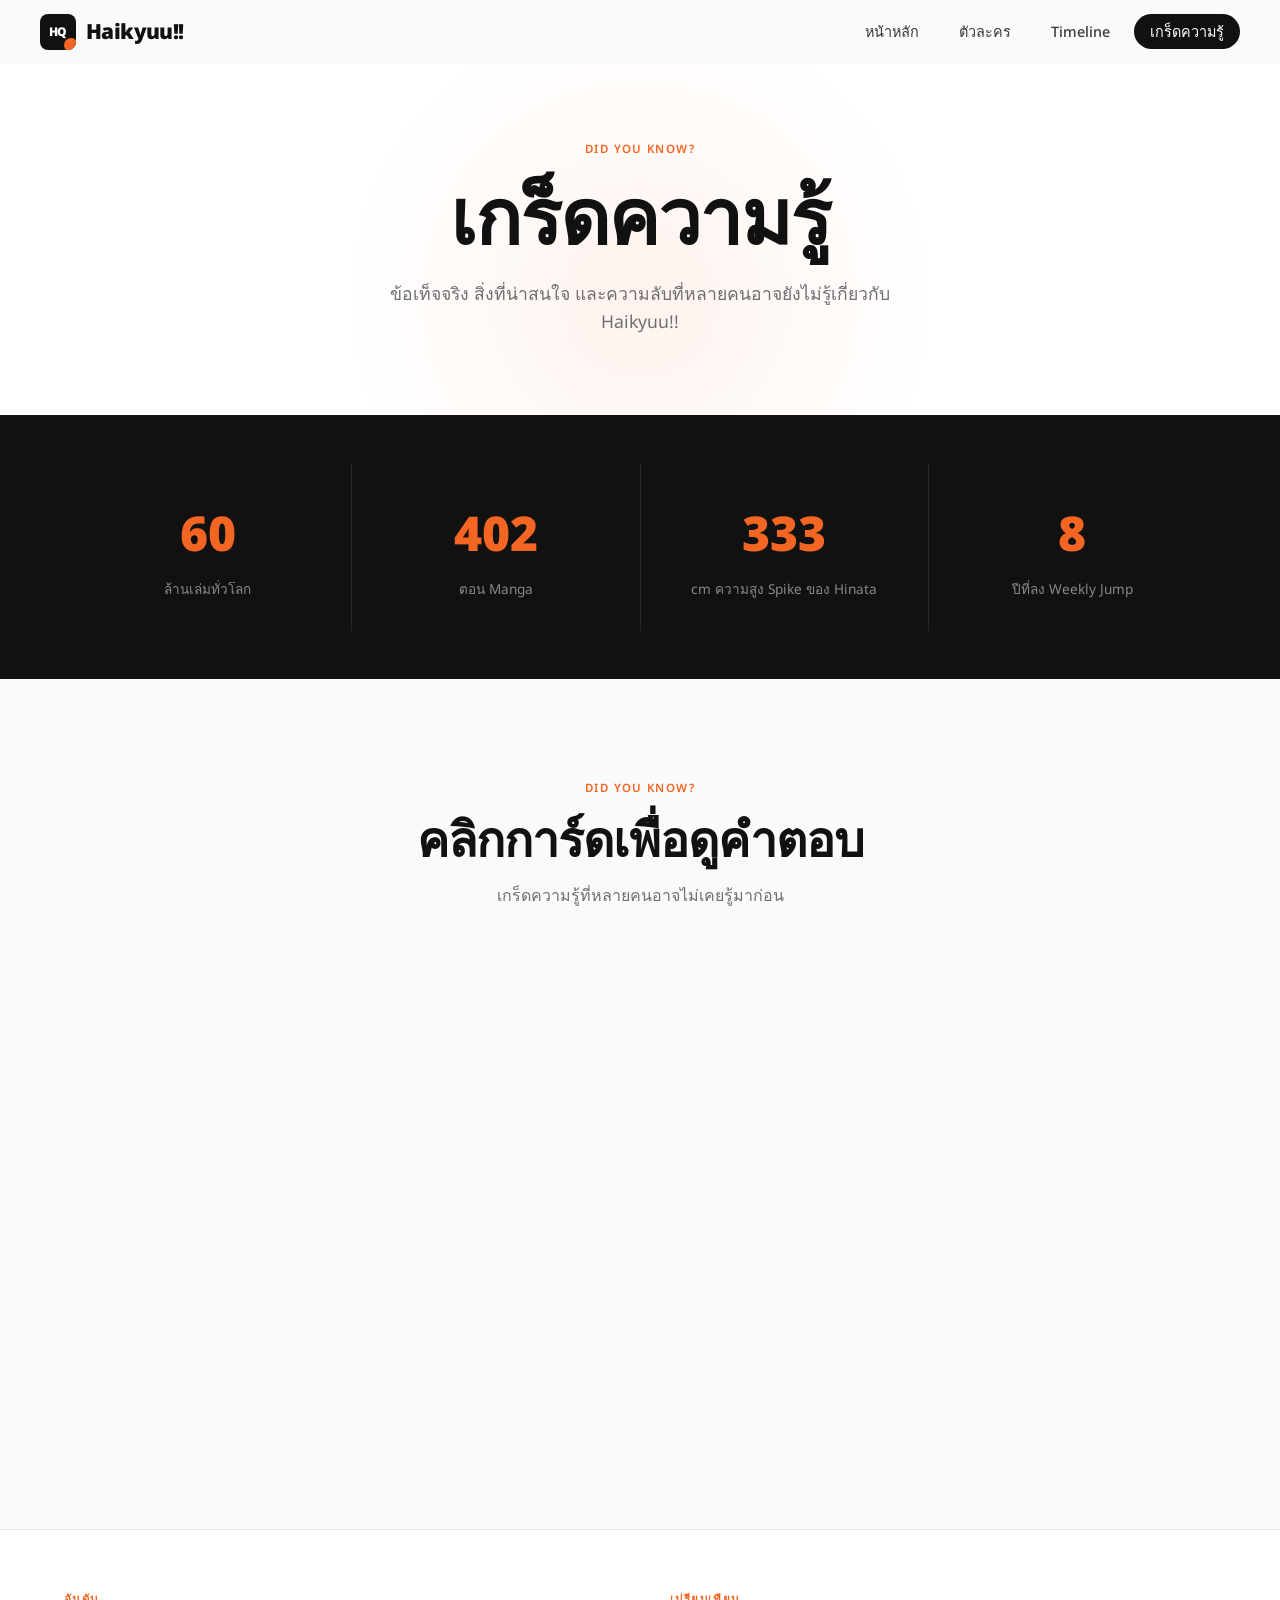
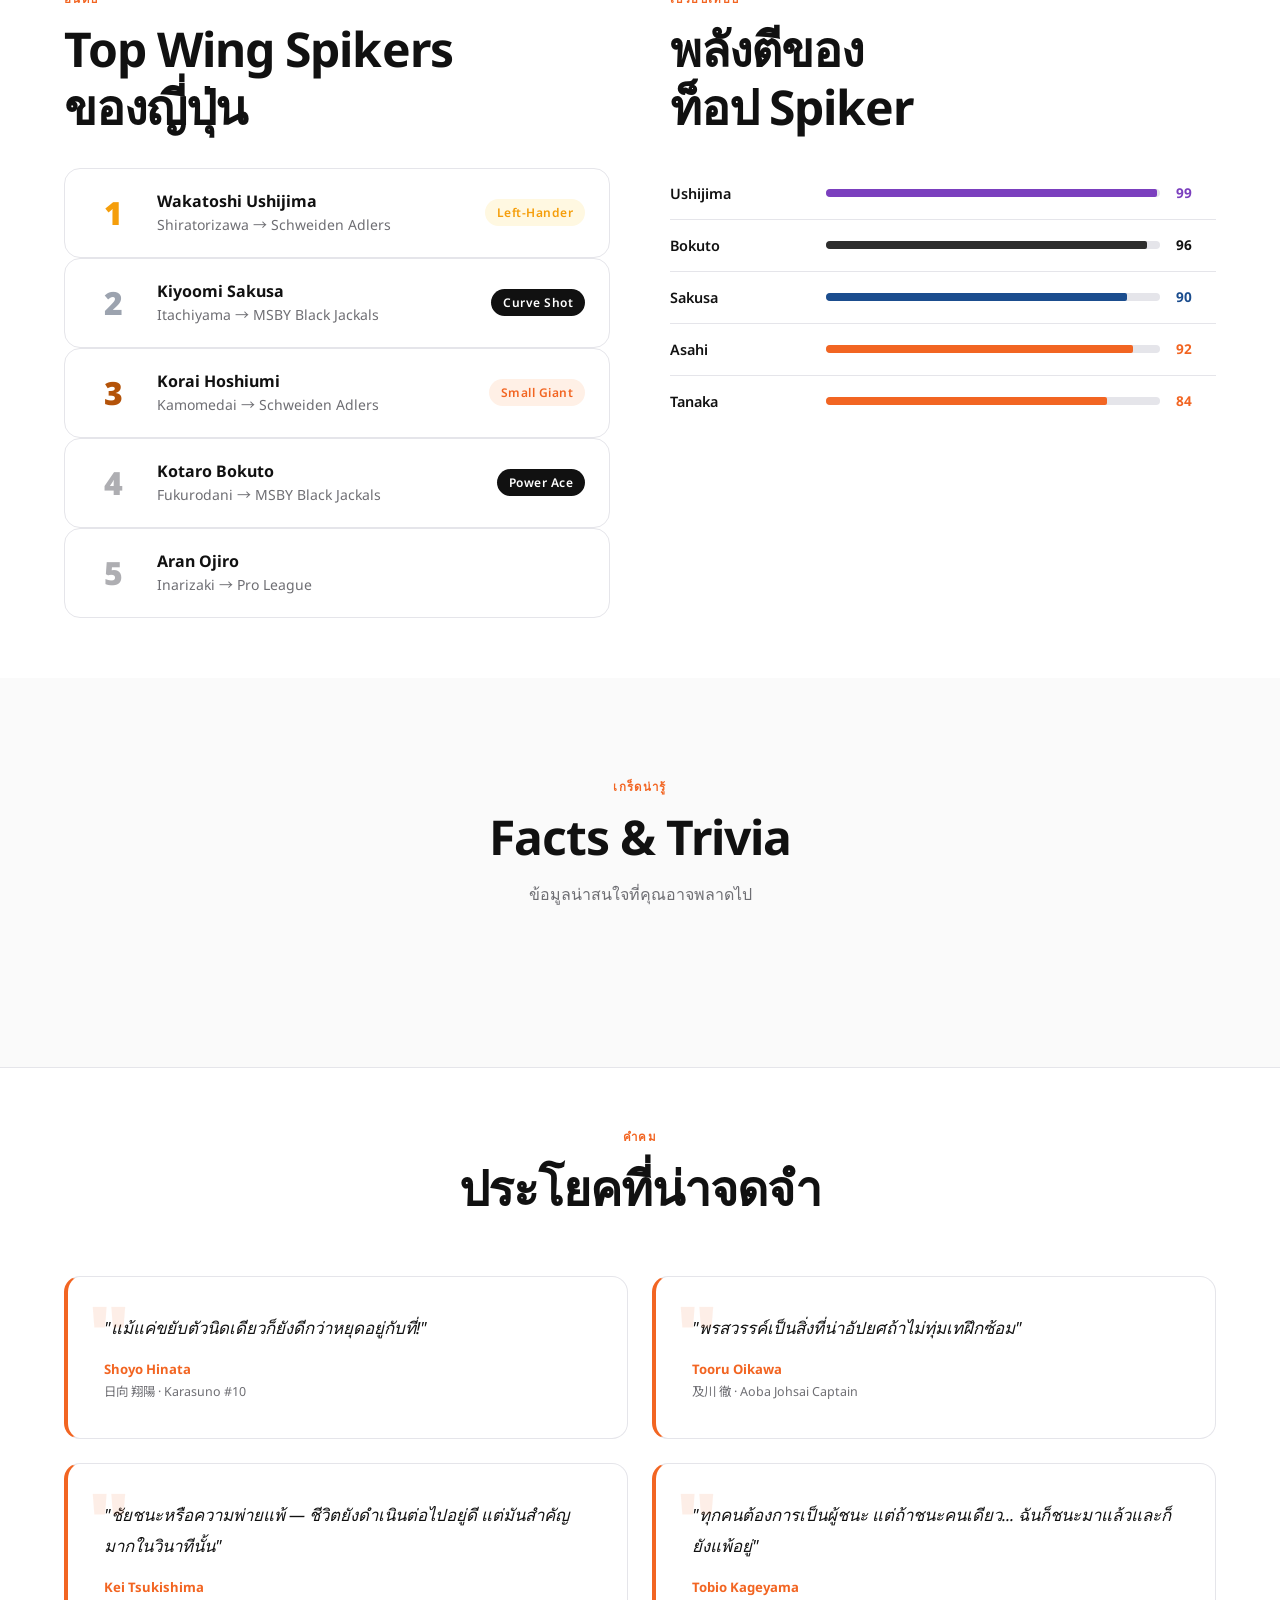
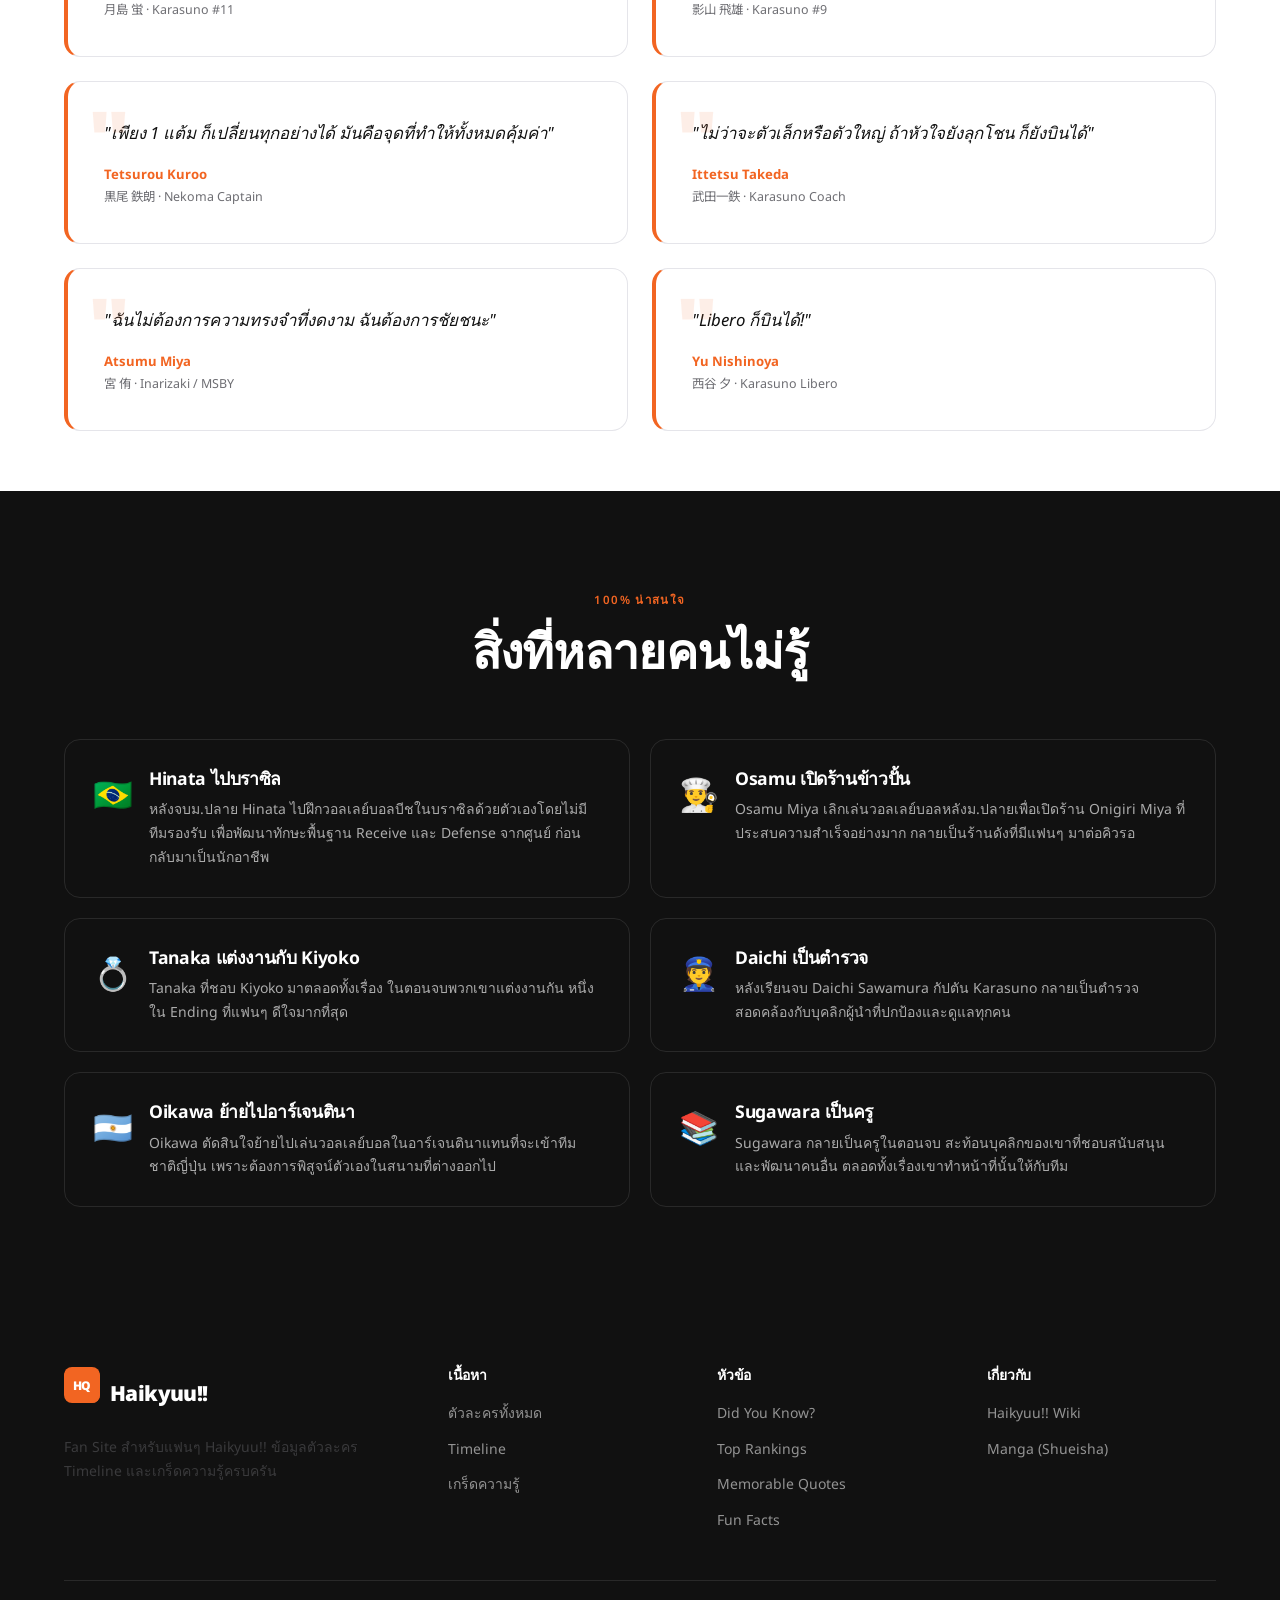
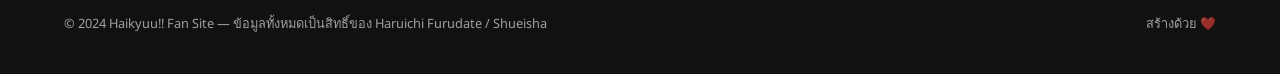
<file: trivia.html>
<!DOCTYPE html>
<html lang="th">
<head>
  <link rel="preconnect" href="https://fonts.googleapis.com"/>
  <link rel="preconnect" href="https://fonts.gstatic.com" crossorigin/>
  <meta charset="UTF-8"/>
  <meta name="viewport" content="width=device-width, initial-scale=1.0"/>
  <meta name="description" content="เกร็ดความรู้ สิ่งที่น่าสนใจ และข้อเท็จจริงที่หลายคนไม่รู้เกี่ยวกับ Haikyuu!!"/>
  <title>เกร็ดความรู้ — Haikyuu!!</title>
  <link rel="stylesheet" href="css/main.css"/>
  <link rel="stylesheet" href="css/animations.css"/>
  <link rel="stylesheet" href="css/responsive.css"/>
  <style>
    .cat-filter { display:flex; flex-wrap:wrap; gap:8px; justify-content:center; margin-bottom:48px; }
    .cat-btn {
      padding:8px 20px; border-radius:100px; font-size:0.82rem; font-weight:600;
      border:1.5px solid var(--border); color:var(--gray-dark); background:var(--white);
      cursor:pointer; transition:var(--trans);
    }
    .cat-btn:hover, .cat-btn.active { background:#111111; border-color:#111111; color:#fff; }

    .flip-card {
      perspective: 1000px;
      height: 220px;
      cursor: pointer;
    }
    .flip-card__inner {
      position: relative;
      width: 100%; height: 100%;
      transition: transform 0.6s cubic-bezier(0.4,0,0.2,1);
      transform-style: preserve-3d;
    }
    .flip-card.flipped .flip-card__inner { transform: rotateY(180deg); }
    .flip-card__front, .flip-card__back {
      position: absolute;
      inset: 0;
      backface-visibility: hidden;
      -webkit-backface-visibility: hidden;
      border-radius: var(--radius);
      padding: 28px;
      display: flex;
      flex-direction: column;
      justify-content: center;
    }
    .flip-card__front {
      background: var(--white);
      border: 1px solid var(--border);
    }
    .flip-card__back {
      background: #111111;
      color: #ffffff;
      transform: rotateY(180deg);
    }
    .flip-hint {
      font-size: 0.7rem; font-weight:600; letter-spacing:0.08em;
      text-transform:uppercase; color:var(--gray-light);
      position:absolute; bottom:16px; right:16px;
    }

    .rank-card {
      display:flex; align-items:center; gap:20px;
      padding:20px 24px;
      background:var(--white);
      border:1px solid var(--border);
      border-radius:var(--radius);
      transition:var(--trans);
    }
    .rank-card:hover { box-shadow:var(--shadow); border-color:transparent; transform:translateX(4px); }
    .rank-num {
      font-size:2rem; font-weight:900; color:var(--border);
      width:48px; text-align:center; flex-shrink:0; line-height:1;
    }
    .rank-num.gold   { color:#F59E0B; }
    .rank-num.silver { color:#9CA3AF; }
    .rank-num.bronze { color:#B45309; }

    .quote-card {
      padding:36px;
      background:var(--white);
      border:1px solid var(--border);
      border-radius:var(--radius);
      border-left:4px solid var(--orange);
      transition:var(--trans);
      position:relative;
    }
    .quote-card:hover { box-shadow:var(--shadow-l); border-color:transparent; border-left-color:var(--orange); }
    .quote-card::before {
      content:'"';
      position:absolute; top:16px; left:20px;
      font-size:5rem; font-weight:900; color:var(--orange);
      opacity:0.1; line-height:1;
    }
    .quote-card__text { font-size:1.05rem; font-style:italic; line-height:1.8; margin-bottom:16px; }
    .quote-card__author { font-size:0.82rem; font-weight:700; color:var(--orange); }
    .quote-card__char { font-size:0.78rem; color:var(--gray); margin-top:2px; }

    .power-row {
      display:grid; grid-template-columns:140px 1fr 40px;
      align-items:center; gap:16px; padding:14px 0;
      border-bottom:1px solid var(--border);
    }
    .power-row:last-child { border-bottom:none; }

    @media (max-width:768px) {
      .flip-card { height:200px; }
      .quote-card { padding:24px; }
    }
  </style>
</head>
<body>

<!-- ─── Navigation ──────────────────────────────── -->
<nav class="nav">
  <a href="index.html" class="nav__logo">
    <div class="nav__logo-mark">HQ</div>
    Haikyuu!!
  </a>
  <ul class="nav__links">
    <li><a href="index.html"      class="nav__link">หน้าหลัก</a></li>
    <li><a href="characters.html" class="nav__link">ตัวละคร</a></li>
    <li><a href="timeline.html"   class="nav__link">Timeline</a></li>
    <li><a href="trivia.html"     class="nav__link">เกร็ดความรู้</a></li>
  </ul>
  <button class="nav__toggle" aria-label="เมนู">
    <span></span><span></span><span></span>
  </button>
</nav>
<div class="nav__mobile-menu">
  <a href="index.html"      class="nav__mobile-link">หน้าหลัก</a>
  <a href="characters.html" class="nav__mobile-link">ตัวละคร</a>
  <a href="timeline.html"   class="nav__mobile-link">Timeline</a>
  <a href="trivia.html"     class="nav__mobile-link active">เกร็ดความรู้</a>
</div>

<!-- ─── Page Header ──────────────────────────────── -->
<header class="page-header" style="background:var(--white);">
  <div class="container">
    <div class="label reveal">Did You Know?</div>
    <h1 class="reveal reveal-delay-1">เกร็ดความรู้</h1>
    <p class="reveal reveal-delay-2">ข้อเท็จจริง สิ่งที่น่าสนใจ และความลับที่หลายคนอาจยังไม่รู้เกี่ยวกับ Haikyuu!!</p>
  </div>
</header>

<!-- ─── Highlight Stats ───────────────────────────── -->
<div class="section-ink" style="padding:48px 0;">
  <div class="container">
    <div style="display:grid;grid-template-columns:repeat(4,1fr);gap:1px;background:rgba(255,255,255,0.1);border-radius:var(--radius);overflow:hidden;">
      <div style="background:#111111;padding:32px;text-align:center;" class="reveal">
        <div style="font-size:3rem;font-weight:900;color:var(--orange);" data-count="60">0</div>
        <div style="font-size:0.85rem;color:rgba(255,255,255,0.5);margin-top:6px;">ล้านเล่มทั่วโลก</div>
      </div>
      <div style="background:#111111;padding:32px;text-align:center;" class="reveal reveal-delay-1">
        <div style="font-size:3rem;font-weight:900;color:var(--orange);" data-count="402">0</div>
        <div style="font-size:0.85rem;color:rgba(255,255,255,0.5);margin-top:6px;">ตอน Manga</div>
      </div>
      <div style="background:#111111;padding:32px;text-align:center;" class="reveal reveal-delay-2">
        <div style="font-size:3rem;font-weight:900;color:var(--orange);" data-count="333">0</div>
        <div style="font-size:0.85rem;color:rgba(255,255,255,0.5);margin-top:6px;">cm ความสูง Spike ของ Hinata</div>
      </div>
      <div style="background:#111111;padding:32px;text-align:center;" class="reveal reveal-delay-3">
        <div style="font-size:3rem;font-weight:900;color:var(--orange);" data-count="8">0</div>
        <div style="font-size:0.85rem;color:rgba(255,255,255,0.5);margin-top:6px;">ปีที่ลง Weekly Jump</div>
      </div>
    </div>
  </div>
</div>

<!-- ─── Did You Know — Flip Cards ─────────────────── -->
<section class="section" style="background:var(--bg);">
  <div class="container">
    <div class="section-header reveal">
      <div class="label">Did You Know?</div>
      <h2 style="margin:12px 0 16px;">คลิกการ์ดเพื่อดูคำตอบ</h2>
      <p>เกร็ดความรู้ที่หลายคนอาจไม่เคยรู้มาก่อน</p>
    </div>

    <div class="grid-3" style="gap:20px;">

      <div class="flip-card reveal reveal-delay-1" onclick="this.classList.toggle('flipped')">
        <div class="flip-card__inner">
          <div class="flip-card__front">
            <div style="font-size:2.5rem;margin-bottom:16px;">🏐</div>
            <h4 style="margin-bottom:8px;">ทำไม Hinata ถึงกระโดดสูงมาก?</h4>
            <p style="font-size:0.82rem;color:var(--gray);">ตัวสูง 162 cm แต่กระโดดสูงถึงระดับผู้เล่น 185 cm ได้อย่างไร?</p>
            <div class="flip-hint">คลิกเพื่อดู ▸</div>
          </div>
          <div class="flip-card__back">
            <div style="font-size:1.5rem;margin-bottom:12px;">💡</div>
            <h4 style="color:var(--orange);margin-bottom:10px;">Spike Reach 333 cm!</h4>
            <p style="font-size:0.85rem;color:rgba(255,255,255,0.7);line-height:1.7;">Hinata มี Spike Reach 333 cm จากกระโดดแทบจะสูงสุดของเรื่อง เทียบได้กับผู้เล่นที่สูง 185+ cm ความลับอยู่ที่เทคนิค Jump และ Approach ที่สมบูรณ์แบบ ไม่ใช่แค่พลังขา</p>
          </div>
        </div>
      </div>

      <div class="flip-card reveal reveal-delay-2" onclick="this.classList.toggle('flipped')">
        <div class="flip-card__inner">
          <div class="flip-card__front">
            <div style="font-size:2.5rem;margin-bottom:16px;">✏️</div>
            <h4 style="margin-bottom:8px;">ใครแต่ง Haikyuu!!?</h4>
            <p style="font-size:0.82rem;color:var(--gray);">หลายคนเดาผิดเกี่ยวกับเพศของผู้แต่ง</p>
            <div class="flip-hint">คลิกเพื่อดู ▸</div>
          </div>
          <div class="flip-card__back">
            <div style="font-size:1.5rem;margin-bottom:12px;">💡</div>
            <h4 style="color:var(--orange);margin-bottom:10px;">Haruichi Furudate เป็นผู้หญิง!</h4>
            <p style="font-size:0.85rem;color:rgba(255,255,255,0.7);line-height:1.7;">ผู้แต่ง Haikyuu!! เป็นผู้หญิง ซึ่งหลายคนประหลาดใจ เพราะตัวละครชายในเรื่องมีความลึกและสมจริงมาก เธอใช้ชื่อแฝงที่ฟังดูเป็นกลางทางเพศ</p>
          </div>
        </div>
      </div>

      <div class="flip-card reveal reveal-delay-3" onclick="this.classList.toggle('flipped')">
        <div class="flip-card__inner">
          <div class="flip-card__front">
            <div style="font-size:2.5rem;margin-bottom:16px;">👑</div>
            <h4 style="margin-bottom:8px;">ทำไม Kageyama ถูกเรียกว่า "กษัตริย์"?</h4>
            <p style="font-size:0.82rem;color:var(--gray);">ฉายาที่ฟังดูดี แต่จริงๆ ไม่ใช่คำชม</p>
            <div class="flip-hint">คลิกเพื่อดู ▸</div>
          </div>
          <div class="flip-card__back">
            <div style="font-size:1.5rem;margin-bottom:12px;">💡</div>
            <h4 style="color:var(--orange);margin-bottom:10px;">"กษัตริย์เผด็จการ"</h4>
            <p style="font-size:0.85rem;color:rgba(255,255,255,0.7);line-height:1.7;">ที่ Kitagawa Daiichi ม.ต้น เพื่อนร่วมทีมตั้งฉายา "กษัตริย์แห่งสนาม" ให้ Kageyama ในแง่ลบ หมายถึงเขาเป็น "เผด็จการ" ที่ไม่ฟังใคร เป็นจุดเริ่มต้นของ Character Arc ทั้งหมด</p>
          </div>
        </div>
      </div>

      <div class="flip-card reveal reveal-delay-1" onclick="this.classList.toggle('flipped')">
        <div class="flip-card__inner">
          <div class="flip-card__front">
            <div style="font-size:2.5rem;margin-bottom:16px;">🦉</div>
            <h4 style="margin-bottom:8px;">Bokuto อันดับเท่าไหร่?</h4>
            <p style="font-size:0.82rem;color:var(--gray);">เขาบอกว่าตัวเองเก่ง แต่อันดับจริงเป็นอย่างไร?</p>
            <div class="flip-hint">คลิกเพื่อดู ▸</div>
          </div>
          <div class="flip-card__back">
            <div style="font-size:1.5rem;margin-bottom:12px;">💡</div>
            <h4 style="color:var(--orange);margin-bottom:10px;">Top 5 Aces ของญี่ปุ่น!</h4>
            <p style="font-size:0.85rem;color:rgba(255,255,255,0.7);line-height:1.7;">Bokuto อยู่ใน Top 5 Wing Spiker ของญี่ปุ่น ส่วน Top 3 คือ Ushijima, Sakusa, Oikawa (Setter) Bokuto มักบอกว่าตัวเองอยู่ Top 5 ซึ่งพูดถูกแต่ไม่ได้ Top 3</p>
          </div>
        </div>
      </div>

      <div class="flip-card reveal reveal-delay-2" onclick="this.classList.toggle('flipped')">
        <div class="flip-card__inner">
          <div class="flip-card__front">
            <div style="font-size:2.5rem;margin-bottom:16px;">🐈</div>
            <h4 style="margin-bottom:8px;">Kenma กลายเป็นอะไรหลังเรียนจบ?</h4>
            <p style="font-size:0.82rem;color:var(--gray);">เขาไม่ได้เล่นวอลเลย์บอลอาชีพ แล้วทำอะไร?</p>
            <div class="flip-hint">คลิกเพื่อดู ▸</div>
          </div>
          <div class="flip-card__back">
            <div style="font-size:1.5rem;margin-bottom:12px;">💡</div>
            <h4 style="color:var(--orange);margin-bottom:10px;">YouTuber / Streamer ดัง!</h4>
            <p style="font-size:0.85rem;color:rgba(255,255,255,0.7);line-height:1.7;">Kenma กลายเป็น Content Creator / Streamer ที่ดังมากในตอนจบ และเป็นเจ้าของ Esports Team ด้วย สะท้อนบุคลิกของเขาที่ชอบเกมมากกว่าวอลเลย์บอล</p>
          </div>
        </div>
      </div>

      <div class="flip-card reveal reveal-delay-3" onclick="this.classList.toggle('flipped')">
        <div class="flip-card__inner">
          <div class="flip-card__front">
            <div style="font-size:2.5rem;margin-bottom:16px;">🎯</div>
            <h4 style="margin-bottom:8px;">Tendou เดาการตีได้อย่างไร?</h4>
            <p style="font-size:0.82rem;color:var(--gray);">"Guess Monster" มีพลังพิเศษจริงๆ หรือเปล่า?</p>
            <div class="flip-hint">คลิกเพื่อดู ▸</div>
          </div>
          <div class="flip-card__back">
            <div style="font-size:1.5rem;margin-bottom:12px;">💡</div>
            <h4 style="color:var(--orange);margin-bottom:10px;">ล้วนเป็นการอ่านจังหวะ!</h4>
            <p style="font-size:0.85rem;color:rgba(255,255,255,0.7);line-height:1.7;">Tendou ไม่ได้มีพลังพิเศษ แต่เก่งมากในการอ่านจังหวะเซต ท่าทาง และความเคยชินของคู่แข่ง เขาพัฒนาทักษะนี้จากการถูกรังแกในวัยเด็กและต้องการ "เดาให้ถูก" เพื่อพิสูจน์ตัวเอง</p>
          </div>
        </div>
      </div>

    </div>
  </div>
</section>

<!-- ─── Top Aces Ranking ───────────────────────────── -->
<section class="section--sm" style="background:var(--white);border-top:1px solid var(--border);">
  <div class="container">
    <div style="display:grid;grid-template-columns:1fr 1fr;gap:60px;align-items:start;">

      <div>
        <div class="label reveal" style="margin-bottom:12px;">อันดับ</div>
        <h2 class="reveal reveal-delay-1" style="margin-bottom:32px;">Top Wing Spikers<br/>ของญี่ปุ่น</h2>

        <div style="display:flex;flex-direction:column;" class="reveal reveal-delay-2">
          <div class="rank-card">
            <div class="rank-num gold">1</div>
            <div>
              <div style="font-weight:700;">Wakatoshi Ushijima</div>
              <div class="text-small text-gray">Shiratorizawa → Schweiden Adlers</div>
            </div>
            <div class="tag" style="background:#FFF8E1;color:#F59E0B;margin-left:auto;flex-shrink:0;">Left-Hander</div>
          </div>
          <div class="rank-card">
            <div class="rank-num silver">2</div>
            <div>
              <div style="font-weight:700;">Kiyoomi Sakusa</div>
              <div class="text-small text-gray">Itachiyama → MSBY Black Jackals</div>
            </div>
            <div class="tag tag--dark" style="margin-left:auto;flex-shrink:0;">Curve Shot</div>
          </div>
          <div class="rank-card">
            <div class="rank-num bronze">3</div>
            <div>
              <div style="font-weight:700;">Korai Hoshiumi</div>
              <div class="text-small text-gray">Kamomedai → Schweiden Adlers</div>
            </div>
            <div class="tag tag--orange" style="margin-left:auto;flex-shrink:0;">Small Giant</div>
          </div>
          <div class="rank-card">
            <div class="rank-num" style="color:var(--gray-light);">4</div>
            <div>
              <div style="font-weight:700;">Kotaro Bokuto</div>
              <div class="text-small text-gray">Fukurodani → MSBY Black Jackals</div>
            </div>
            <div class="tag tag--dark" style="margin-left:auto;flex-shrink:0;">Power Ace</div>
          </div>
          <div class="rank-card">
            <div class="rank-num" style="color:var(--gray-light);">5</div>
            <div>
              <div style="font-weight:700;">Aran Ojiro</div>
              <div class="text-small text-gray">Inarizaki → Pro League</div>
            </div>
          </div>
        </div>
      </div>

      <!-- Power Comparison -->
      <div>
        <div class="label reveal" style="margin-bottom:12px;">เปรียบเทียบ</div>
        <h2 class="reveal reveal-delay-1" style="margin-bottom:32px;">พลังตีของ<br/>ท็อป Spiker</h2>

        <div class="reveal reveal-delay-2">
          <div class="power-row">
            <div style="font-weight:600;font-size:0.9rem;">Ushijima</div>
            <div style="height:8px;background:var(--border);border-radius:4px;overflow:hidden;">
              <div class="stat-bar__fill" data-value="99" style="background:#7B3FBE;height:100%;width:0;transition:width 1.2s ease 0.2s;"></div>
            </div>
            <div style="font-weight:700;font-size:0.85rem;color:#7B3FBE;">99</div>
          </div>
          <div class="power-row">
            <div style="font-weight:600;font-size:0.9rem;">Bokuto</div>
            <div style="height:8px;background:var(--border);border-radius:4px;overflow:hidden;">
              <div class="stat-bar__fill" data-value="96" style="background:#2D2D2D;height:100%;width:0;transition:width 1.2s ease 0.3s;"></div>
            </div>
            <div style="font-weight:700;font-size:0.85rem;">96</div>
          </div>
          <div class="power-row">
            <div style="font-weight:600;font-size:0.9rem;">Sakusa</div>
            <div style="height:8px;background:var(--border);border-radius:4px;overflow:hidden;">
              <div class="stat-bar__fill" data-value="90" style="background:#1B4D8E;height:100%;width:0;transition:width 1.2s ease 0.4s;"></div>
            </div>
            <div style="font-weight:700;font-size:0.85rem;color:#1B4D8E;">90</div>
          </div>
          <div class="power-row">
            <div style="font-weight:600;font-size:0.9rem;">Asahi</div>
            <div style="height:8px;background:var(--border);border-radius:4px;overflow:hidden;">
              <div class="stat-bar__fill" data-value="92" style="background:var(--orange);height:100%;width:0;transition:width 1.2s ease 0.5s;"></div>
            </div>
            <div style="font-weight:700;font-size:0.85rem;color:var(--orange);">92</div>
          </div>
          <div class="power-row">
            <div style="font-weight:600;font-size:0.9rem;">Tanaka</div>
            <div style="height:8px;background:var(--border);border-radius:4px;overflow:hidden;">
              <div class="stat-bar__fill" data-value="84" style="background:var(--orange);height:100%;width:0;transition:width 1.2s ease 0.6s;"></div>
            </div>
            <div style="font-weight:700;font-size:0.85rem;color:var(--orange);">84</div>
          </div>
        </div>
      </div>

    </div>
  </div>
</section>

<!-- ─── Trivia Cards ───────────────────────────────── -->
<section class="section" style="background:var(--bg);">
  <div class="container">
    <div class="section-header reveal">
      <div class="label">เกร็ดน่ารู้</div>
      <h2 style="margin:12px 0 16px;">Facts & Trivia</h2>
      <p>ข้อมูลน่าสนใจที่คุณอาจพลาดไป</p>
    </div>

    <div class="grid-3" id="trivia-grid"></div>
  </div>
</section>

<!-- ─── Memorable Quotes ──────────────────────────── -->
<section class="section--sm" style="background:var(--white);border-top:1px solid var(--border);">
  <div class="container">
    <div class="section-header reveal">
      <div class="label">คำคม</div>
      <h2 style="margin:12px 0 16px;">ประโยคที่น่าจดจำ</h2>
    </div>

    <div class="grid-2" style="gap:24px;">

      <div class="quote-card reveal reveal-delay-1">
        <div class="quote-card__text">"แม้แค่ขยับตัวนิดเดียวก็ยังดีกว่าหยุดอยู่กับที่!"</div>
        <div class="quote-card__author">Shoyo Hinata</div>
        <div class="quote-card__char">日向 翔陽 · Karasuno #10</div>
      </div>

      <div class="quote-card reveal reveal-delay-2">
        <div class="quote-card__text">"พรสวรรค์เป็นสิ่งที่น่าอัปยศถ้าไม่ทุ่มเทฝึกซ้อม"</div>
        <div class="quote-card__author">Tooru Oikawa</div>
        <div class="quote-card__char">及川 徹 · Aoba Johsai Captain</div>
      </div>

      <div class="quote-card reveal reveal-delay-1">
        <div class="quote-card__text">"ชัยชนะหรือความพ่ายแพ้ — ชีวิตยังดำเนินต่อไปอยู่ดี แต่มันสำคัญมากในวินาทีนั้น"</div>
        <div class="quote-card__author">Kei Tsukishima</div>
        <div class="quote-card__char">月島 蛍 · Karasuno #11</div>
      </div>

      <div class="quote-card reveal reveal-delay-2">
        <div class="quote-card__text">"ทุกคนต้องการเป็นผู้ชนะ แต่ถ้าชนะคนเดียว... ฉันก็ชนะมาแล้วและก็ยังแพ้อยู่"</div>
        <div class="quote-card__author">Tobio Kageyama</div>
        <div class="quote-card__char">影山 飛雄 · Karasuno #9</div>
      </div>

      <div class="quote-card reveal reveal-delay-1">
        <div class="quote-card__text">"เพียง 1 แต้ม ก็เปลี่ยนทุกอย่างได้ มันคือจุดที่ทำให้ทั้งหมดคุ้มค่า"</div>
        <div class="quote-card__author">Tetsurou Kuroo</div>
        <div class="quote-card__char">黒尾 鉄朗 · Nekoma Captain</div>
      </div>

      <div class="quote-card reveal reveal-delay-2">
        <div class="quote-card__text">"ไม่ว่าจะตัวเล็กหรือตัวใหญ่ ถ้าหัวใจยังลุกโชน ก็ยังบินได้"</div>
        <div class="quote-card__author">Ittetsu Takeda</div>
        <div class="quote-card__char">武田一鉄 · Karasuno Coach</div>
      </div>

      <div class="quote-card reveal reveal-delay-1">
        <div class="quote-card__text">"ฉันไม่ต้องการความทรงจำที่งดงาม ฉันต้องการชัยชนะ"</div>
        <div class="quote-card__author">Atsumu Miya</div>
        <div class="quote-card__char">宮 侑 · Inarizaki / MSBY</div>
      </div>

      <div class="quote-card reveal reveal-delay-2">
        <div class="quote-card__text">"Libero ก็บินได้!"</div>
        <div class="quote-card__author">Yu Nishinoya</div>
        <div class="quote-card__char">西谷 夕 · Karasuno Libero</div>
      </div>

    </div>
  </div>
</section>

<!-- ─── Fun Facts List ─────────────────────────────── -->
<section class="section section-ink">
  <div class="container">
    <div class="section-header reveal">
      <div class="label" style="color:var(--orange);">100% น่าสนใจ</div>
      <h2 style="color:white;margin:12px 0 16px;">สิ่งที่หลายคนไม่รู้</h2>
    </div>

    <div class="grid-2" style="gap:20px;">

      <div class="reveal reveal-delay-1" style="padding:28px;border:1px solid rgba(255,255,255,0.1);border-radius:var(--radius);">
        <div style="display:flex;gap:16px;align-items:flex-start;">
          <div style="font-size:2rem;flex-shrink:0;">🇧🇷</div>
          <div>
            <h4 style="color:white;margin-bottom:8px;">Hinata ไปบราซิล</h4>
            <p style="color:rgba(255,255,255,0.55);font-size:0.875rem;line-height:1.7;">หลังจบม.ปลาย Hinata ไปฝึกวอลเลย์บอลบีชในบราซิลด้วยตัวเองโดยไม่มีทีมรองรับ เพื่อพัฒนาทักษะพื้นฐาน Receive และ Defense จากศูนย์ ก่อนกลับมาเป็นนักอาชีพ</p>
          </div>
        </div>
      </div>

      <div class="reveal reveal-delay-2" style="padding:28px;border:1px solid rgba(255,255,255,0.1);border-radius:var(--radius);">
        <div style="display:flex;gap:16px;align-items:flex-start;">
          <div style="font-size:2rem;flex-shrink:0;">👨‍🍳</div>
          <div>
            <h4 style="color:white;margin-bottom:8px;">Osamu เปิดร้านข้าวปั้น</h4>
            <p style="color:rgba(255,255,255,0.55);font-size:0.875rem;line-height:1.7;">Osamu Miya เลิกเล่นวอลเลย์บอลหลังม.ปลายเพื่อเปิดร้าน Onigiri Miya ที่ประสบความสำเร็จอย่างมาก กลายเป็นร้านดังที่มีแฟนๆ มาต่อคิวรอ</p>
          </div>
        </div>
      </div>

      <div class="reveal reveal-delay-1" style="padding:28px;border:1px solid rgba(255,255,255,0.1);border-radius:var(--radius);">
        <div style="display:flex;gap:16px;align-items:flex-start;">
          <div style="font-size:2rem;flex-shrink:0;">💍</div>
          <div>
            <h4 style="color:white;margin-bottom:8px;">Tanaka แต่งงานกับ Kiyoko</h4>
            <p style="color:rgba(255,255,255,0.55);font-size:0.875rem;line-height:1.7;">Tanaka ที่ชอบ Kiyoko มาตลอดทั้งเรื่อง ในตอนจบพวกเขาแต่งงานกัน หนึ่งใน Ending ที่แฟนๆ ดีใจมากที่สุด</p>
          </div>
        </div>
      </div>

      <div class="reveal reveal-delay-2" style="padding:28px;border:1px solid rgba(255,255,255,0.1);border-radius:var(--radius);">
        <div style="display:flex;gap:16px;align-items:flex-start;">
          <div style="font-size:2rem;flex-shrink:0;">👮</div>
          <div>
            <h4 style="color:white;margin-bottom:8px;">Daichi เป็นตำรวจ</h4>
            <p style="color:rgba(255,255,255,0.55);font-size:0.875rem;line-height:1.7;">หลังเรียนจบ Daichi Sawamura กัปตัน Karasuno กลายเป็นตำรวจ สอดคล้องกับบุคลิกผู้นำที่ปกป้องและดูแลทุกคน</p>
          </div>
        </div>
      </div>

      <div class="reveal reveal-delay-1" style="padding:28px;border:1px solid rgba(255,255,255,0.1);border-radius:var(--radius);">
        <div style="display:flex;gap:16px;align-items:flex-start;">
          <div style="font-size:2rem;flex-shrink:0;">🇦🇷</div>
          <div>
            <h4 style="color:white;margin-bottom:8px;">Oikawa ย้ายไปอาร์เจนตินา</h4>
            <p style="color:rgba(255,255,255,0.55);font-size:0.875rem;line-height:1.7;">Oikawa ตัดสินใจย้ายไปเล่นวอลเลย์บอลในอาร์เจนตินาแทนที่จะเข้าทีมชาติญี่ปุ่น เพราะต้องการพิสูจน์ตัวเองในสนามที่ต่างออกไป</p>
          </div>
        </div>
      </div>

      <div class="reveal reveal-delay-2" style="padding:28px;border:1px solid rgba(255,255,255,0.1);border-radius:var(--radius);">
        <div style="display:flex;gap:16px;align-items:flex-start;">
          <div style="font-size:2rem;flex-shrink:0;">📚</div>
          <div>
            <h4 style="color:white;margin-bottom:8px;">Sugawara เป็นครู</h4>
            <p style="color:rgba(255,255,255,0.55);font-size:0.875rem;line-height:1.7;">Sugawara กลายเป็นครูในตอนจบ สะท้อนบุคลิกของเขาที่ชอบสนับสนุนและพัฒนาคนอื่น ตลอดทั้งเรื่องเขาทำหน้าที่นั้นให้กับทีม</p>
          </div>
        </div>
      </div>

    </div>
  </div>
</section>

<!-- ─── Footer ────────────────────────────────────── -->
<footer class="footer">
  <div class="container">
    <div class="footer__top">
      <div class="footer__brand">
        <div class="nav__logo" style="margin-bottom:16px;color:white;">
          <div class="nav__logo-mark">HQ</div>
          Haikyuu!!
        </div>
        <p>Fan Site สำหรับแฟนๆ Haikyuu!! ข้อมูลตัวละคร Timeline และเกร็ดความรู้ครบครัน</p>
      </div>
      <div class="footer__col">
        <h4>เนื้อหา</h4>
        <ul>
          <li><a href="characters.html">ตัวละครทั้งหมด</a></li>
          <li><a href="timeline.html">Timeline</a></li>
          <li><a href="trivia.html">เกร็ดความรู้</a></li>
        </ul>
      </div>
      <div class="footer__col">
        <h4>หัวข้อ</h4>
        <ul>
          <li><a href="#">Did You Know?</a></li>
          <li><a href="#">Top Rankings</a></li>
          <li><a href="#">Memorable Quotes</a></li>
          <li><a href="#">Fun Facts</a></li>
        </ul>
      </div>
      <div class="footer__col">
        <h4>เกี่ยวกับ</h4>
        <ul>
          <li><a href="#">Haikyuu!! Wiki</a></li>
          <li><a href="#">Manga (Shueisha)</a></li>
        </ul>
      </div>
    </div>
    <div class="footer__bottom">
      <div>© 2024 Haikyuu!! Fan Site — ข้อมูลทั้งหมดเป็นสิทธิ์ของ Haruichi Furudate / Shueisha</div>
      <div>สร้างด้วย ❤️</div>
    </div>
  </div>
</footer>

<script src="js/data.js"></script>
<script src="js/animations.js"></script>
<script src="js/main.js"></script>
<script>
/* Render Trivia Cards from data.js */
function renderTrivia() {
  const grid = document.getElementById('trivia-grid');
  if (!grid || !window.TRIVIA) return;
  TRIVIA.forEach((t, i) => {
    const delay = (i % 3) + 1;
    const el = document.createElement('div');
    el.className = `trivia-card reveal reveal-delay-${delay}`;
    el.innerHTML = `
      <span class="trivia-card__num">${t.num}</span>
      <div style="font-size:1.5rem;margin-bottom:10px;">${t.icon}</div>
      <div style="font-size:0.72rem;font-weight:700;letter-spacing:0.1em;text-transform:uppercase;color:var(--orange);margin-bottom:8px;">${t.category}</div>
      <h4 style="margin-bottom:10px;">${t.title}</h4>
      <p>${t.body}</p>
    `;
    grid.appendChild(el);
  });
  document.querySelectorAll('#trivia-grid .reveal').forEach(el => revealObserver.observe(el));
}

document.addEventListener('DOMContentLoaded', () => {
  renderTrivia();
  /* Trigger stat bars in power section */
  const powerSection = document.querySelector('.power-row');
  if (powerSection) {
    const obs = new IntersectionObserver(entries => {
      entries.forEach(e => {
        if (e.isIntersecting) {
          document.querySelectorAll('.power-row .stat-bar__fill').forEach(f => {
            f.style.width = f.dataset.value + '%';
          });
          obs.disconnect();
        }
      });
    }, { threshold: 0.3 });
    obs.observe(powerSection);
  }
});
</script>
</body>
</html>
</file>
<file: css/main.css>
@import url('https://fonts.googleapis.com/css2?family=Noto+Sans:ital,wght@0,300;0,400;0,500;0,600;0,700;0,900;1,400&family=Noto+Sans+JP:wght@300;400;500;700;900&display=swap');

/* ─── Variables ─────────────────────────────────── */
:root {
  --orange:        #F26522;
  --orange-light:  #FF8C42;
  --orange-pale:   #FFF0E6;
  --dark:          #111111;
  --gray-dark:     #3A3A3C;
  --gray:          #6E6E73;
  --gray-light:    #AEAEB2;
  --border:        #E5E5EA;
  --bg:            #FAFAFA;
  --white:         #FFFFFF;

  --team-karasuno:     #F26522;
  --team-aoba:         #1B8CCC;
  --team-nekoma:       #CC1F2B;
  --team-fukurodani:   #2D2D2D;
  --team-shiratoriz:   #7B3FBE;
  --team-inarizaki:    #6B6B6B;
  --team-itachiyama:   #1B4D8E;
  --team-msby:         #F2A600;

  --font:     'Noto Sans', 'Noto Sans JP', sans-serif;
  --radius-s: 8px;
  --radius:   16px;
  --radius-l: 24px;
  --shadow-s: 0 2px 8px rgba(0,0,0,0.06);
  --shadow:   0 4px 24px rgba(0,0,0,0.08);
  --shadow-l: 0 12px 48px rgba(0,0,0,0.14);
  --ease:     cubic-bezier(0.4, 0, 0.2, 1);
  --trans:    all 0.3s var(--ease);
}

/* ─── Reset ─────────────────────────────────────── */
*, *::before, *::after { box-sizing: border-box; margin: 0; padding: 0; }
html { scroll-behavior: smooth; font-size: 16px; }
body {
  font-family: var(--font);
  background: var(--bg);
  color: var(--dark);
  line-height: 1.6;
  overflow-x: hidden;
  -webkit-font-smoothing: antialiased;
}
img { display: block; max-width: 100%; }
a { color: inherit; text-decoration: none; }
ul { list-style: none; }
button { cursor: pointer; border: none; background: none; font-family: var(--font); }

/* ─── Typography ─────────────────────────────────── */
h1, h2, h3, h4, h5 { font-weight: 700; line-height: 1.2; letter-spacing: -0.02em; }
h1 { font-size: clamp(2.4rem, 6vw, 4.8rem); }
h2 { font-size: clamp(1.8rem, 4vw, 3rem); }
h3 { font-size: clamp(1.2rem, 2.5vw, 1.6rem); }
h4 { font-size: 1.1rem; }
p  { color: var(--gray-dark); }

.label {
  font-size: 0.72rem;
  font-weight: 600;
  letter-spacing: 0.12em;
  text-transform: uppercase;
  color: var(--orange);
}
.text-gray { color: var(--gray); }
.text-small { font-size: 0.875rem; }

/* ─── Layout ─────────────────────────────────────── */
.container { max-width: 1200px; margin: 0 auto; padding: 0 24px; }
.container--wide { max-width: 1440px; margin: 0 auto; padding: 0 40px; }
.section { padding: 100px 0; }
.section--sm { padding: 60px 0; }

.grid-2 { display: grid; grid-template-columns: repeat(2, 1fr); gap: 24px; }
.grid-3 { display: grid; grid-template-columns: repeat(3, 1fr); gap: 24px; }
.grid-4 { display: grid; grid-template-columns: repeat(4, 1fr); gap: 20px; }

/* ─── Page-specific grids ─────────────────────────── */
.hero__grid {
  display: grid;
  grid-template-columns: 1fr 420px;
  gap: 80px;
  align-items: center;
}
.hero__visual {
  display: flex;
  flex-direction: column;
  align-items: center;
  gap: 32px;
}
.hero-stats {
  display: grid;
  grid-template-columns: repeat(4, 1fr);
  gap: 24px;
  margin-top: 56px;
  padding-top: 40px;
  border-top: 1px solid var(--border);
}
.synopsis__grid {
  display: grid;
  grid-template-columns: 1fr 1fr;
  gap: 80px;
  align-items: center;
}
.featured__grid {
  display: grid;
  grid-template-columns: repeat(3, 1fr);
  gap: 24px;
  margin-bottom: 48px;
}

.flex { display: flex; }
.flex-center { display: flex; align-items: center; justify-content: center; }
.flex-between { display: flex; align-items: center; justify-content: space-between; }
.gap-8  { gap: 8px; }
.gap-16 { gap: 16px; }
.gap-24 { gap: 24px; }

/* ─── Navigation ─────────────────────────────────── */
.nav {
  position: fixed;
  top: 0; left: 0; right: 0;
  z-index: 1000;
  padding: 0 40px;
  height: 64px;
  display: flex;
  align-items: center;
  justify-content: space-between;
  background: rgba(250,250,250,0.85);
  backdrop-filter: blur(20px);
  -webkit-backdrop-filter: blur(20px);
  border-bottom: 1px solid transparent;
  transition: var(--trans);
}
.nav.scrolled {
  border-bottom-color: var(--border);
  box-shadow: var(--shadow-s);
}
.nav__logo {
  display: flex;
  align-items: center;
  gap: 10px;
  font-weight: 900;
  font-size: 1.3rem;
  letter-spacing: -0.03em;
}
.nav__logo-mark {
  width: 36px; height: 36px;
  background: #111111;      /* hardcoded */
  border-radius: 8px;
  display: flex;
  align-items: center;
  justify-content: center;
  color: #ffffff;           /* hardcoded */
  font-size: 0.75rem;
  font-weight: 900;
  letter-spacing: -0.02em;
  position: relative;
  overflow: hidden;
}
.nav__logo-mark::after {
  content: '';
  position: absolute;
  bottom: -2px; right: -2px;
  width: 14px; height: 14px;
  background: var(--orange);
  border-radius: 50%;
}
.nav__links {
  display: flex;
  align-items: center;
  gap: 8px;
}
.nav__link {
  padding: 8px 16px;
  border-radius: 20px;
  font-size: 0.9rem;
  font-weight: 500;
  color: var(--gray-dark);
  transition: var(--trans);
}
.nav__link:hover, .nav__link.active {
  background: #111111;
  color: #ffffff;
}
.nav__toggle {
  display: none;
  flex-direction: column;
  gap: 5px;
  padding: 8px;
}
.nav__toggle span {
  display: block;
  width: 22px;
  height: 2px;
  background: var(--gray-dark);   /* adapts correctly in dark mode */
  border-radius: 2px;
  transition: var(--trans);
}

/* ─── Page Header ────────────────────────────────── */
.page-header {
  padding: 140px 0 80px;
  text-align: center;
  position: relative;
  overflow: hidden;
}
.page-header::before {
  content: '';
  position: absolute;
  top: 0; left: 50%;
  transform: translateX(-50%);
  width: 600px; height: 600px;
  background: radial-gradient(circle, rgba(242,101,34,0.08) 0%, transparent 70%);
  pointer-events: none;
}
.page-header .label { margin-bottom: 12px; }
.page-header h1 { margin-bottom: 16px; }
.page-header p { font-size: 1.1rem; color: var(--gray); max-width: 560px; margin: 0 auto; }

/* ─── Cards ──────────────────────────────────────── */
.card {
  background: var(--white);
  border-radius: var(--radius);
  border: 1px solid var(--border);
  overflow: hidden;
  transition: var(--trans);
}
.card:hover {
  transform: translateY(-4px);
  box-shadow: var(--shadow-l);
  border-color: transparent;
}

/* ─── Buttons ────────────────────────────────────── */
.btn {
  display: inline-flex;
  align-items: center;
  gap: 8px;
  padding: 12px 24px;
  border-radius: 100px;
  font-weight: 600;
  font-size: 0.9rem;
  transition: var(--trans);
  white-space: nowrap;
}
.btn--primary {
  background: #111111;
  color: #ffffff;
}
.btn--primary:hover {
  background: var(--orange);
  color: #ffffff;
  transform: translateY(-2px);
  box-shadow: 0 8px 24px rgba(242,101,34,0.35);
}
.btn--outline {
  background: transparent;
  color: var(--dark);
  border: 1.5px solid var(--border);
}
.btn--outline:hover {
  border-color: #111111;
  background: #111111;
  color: #ffffff;
}
.btn--orange {
  background: var(--orange);
  color: #ffffff;
}
.btn--orange:hover {
  background: var(--orange-light);
  transform: translateY(-2px);
  box-shadow: 0 8px 24px rgba(242,101,34,0.4);
}

/* ─── Section Headers ────────────────────────────── */
.section-header {
  text-align: center;
  margin-bottom: 60px;
}
.section-header .label { margin-bottom: 12px; }
.section-header h2 { margin-bottom: 16px; }
.section-header p { color: var(--gray); max-width: 480px; margin: 0 auto; }

/* ─── Divider ────────────────────────────────────── */
.divider {
  width: 48px;
  height: 3px;
  background: var(--orange);
  border-radius: 2px;
  margin: 16px auto;
}

/* ─── Tag / Badge ────────────────────────────────── */
.tag {
  display: inline-flex;
  align-items: center;
  padding: 4px 12px;
  border-radius: 100px;
  font-size: 0.75rem;
  font-weight: 600;
  letter-spacing: 0.04em;
}
.tag--orange  { background: var(--orange-pale); color: var(--orange); }
.tag--dark    { background: #111111; color: #ffffff; }

/* ─── Team Color Dots ────────────────────────────── */
.team-dot {
  width: 10px; height: 10px;
  border-radius: 50%;
  display: inline-block;
  flex-shrink: 0;
}

/* ─── Stat Bar ───────────────────────────────────── */
.stat-bar { display: flex; flex-direction: column; gap: 8px; }
.stat-bar__item {}
.stat-bar__label {
  font-size: 0.75rem;
  font-weight: 600;
  color: var(--gray);
  display: flex;
  justify-content: space-between;
  margin-bottom: 4px;
}
.stat-bar__track {
  height: 4px;
  background: var(--border);
  border-radius: 2px;
  overflow: hidden;
}
.stat-bar__fill {
  height: 100%;
  background: var(--orange);
  border-radius: 2px;
  width: 0;
  transition: width 1s var(--ease) 0.2s;
}

/* ─── Team Filter ────────────────────────────────── */
.filter-bar {
  display: flex;
  flex-wrap: wrap;
  gap: 8px;
  margin-bottom: 48px;
  justify-content: center;
}
.filter-btn {
  padding: 8px 20px;
  border-radius: 100px;
  font-size: 0.85rem;
  font-weight: 600;
  border: 1.5px solid var(--border);
  color: var(--gray-dark);
  background: var(--white);
  transition: var(--trans);
}
.filter-btn:hover { border-color: #111111; color: #111111; }
.filter-btn.active {
  background: #111111;
  border-color: #111111;
  color: #ffffff;
}

/* ─── Character Card ─────────────────────────────── */
.char-card {
  background: var(--white);
  border-radius: var(--radius);
  border: 1px solid var(--border);
  overflow: hidden;
  transition: var(--trans);
  cursor: pointer;
  position: relative;
}
.char-card:hover {
  transform: translateY(-6px);
  box-shadow: var(--shadow-l);
  border-color: transparent;
}
.char-card__img-wrap {
  aspect-ratio: 3/4;
  overflow: hidden;
  position: relative;
  background: var(--light-gray);
}
.char-card__img-wrap::before {
  content: '';
  position: absolute;
  inset: 0;
  background: linear-gradient(to bottom, transparent 50%, rgba(0,0,0,0.7) 100%);
  z-index: 1;
  opacity: 0;
  transition: var(--trans);
}
.char-card:hover .char-card__img-wrap::before { opacity: 1; }
.char-card__img {
  width: 100%; height: 100%;
  object-fit: cover;
  object-position: top center;
  transition: transform 0.5s var(--ease);
}
.char-card:hover .char-card__img { transform: scale(1.05); }
.char-card__num {
  position: absolute;
  top: 12px; right: 12px;
  z-index: 2;
  width: 36px; height: 36px;
  background: var(--white);
  border-radius: 50%;
  display: flex;
  align-items: center;
  justify-content: center;
  font-weight: 900;
  font-size: 0.85rem;
  box-shadow: var(--shadow);
}
.char-card__placeholder {
  width: 100%; height: 100%;
  display: flex;
  align-items: center;
  justify-content: center;
  font-size: 5rem;
  font-weight: 900;
  color: rgba(255,255,255,0.3);
}
.char-card__body { padding: 16px; }
.char-card__team {
  font-size: 0.72rem;
  font-weight: 600;
  letter-spacing: 0.1em;
  text-transform: uppercase;
  margin-bottom: 4px;
}
.char-card__name { font-size: 1.05rem; font-weight: 700; margin-bottom: 2px; }
.char-card__name-jp { font-size: 0.8rem; color: var(--gray-light); margin-bottom: 10px; }
.char-card__meta {
  display: flex;
  gap: 8px;
  flex-wrap: wrap;
}

/* ─── Character Modal ────────────────────────────── */
.modal-overlay {
  position: fixed;
  inset: 0;
  background: rgba(0,0,0,0.6);
  backdrop-filter: blur(8px);
  z-index: 2000;
  display: flex;
  align-items: center;
  justify-content: center;
  padding: 24px;
  opacity: 0;
  pointer-events: none;
  transition: opacity 0.3s var(--ease);
}
.modal-overlay.open { opacity: 1; pointer-events: all; }
.modal {
  background: var(--white);
  border-radius: var(--radius-l);
  max-width: 900px;
  width: 100%;
  max-height: 90vh;
  overflow-y: auto;
  position: relative;
  transform: scale(0.95) translateY(20px);
  transition: var(--trans);
  box-shadow: var(--shadow-l);
}
.modal-overlay.open .modal { transform: scale(1) translateY(0); }
.modal__close {
  position: absolute;
  top: 20px; right: 20px;
  z-index: 10;
  width: 40px; height: 40px;
  border-radius: 50%;
  background: var(--bg);
  display: flex; align-items: center; justify-content: center;
  font-size: 1.2rem;
  transition: var(--trans);
}
.modal__close:hover { background: #111111; color: #ffffff; }
.modal__inner { display: grid; grid-template-columns: 320px 1fr; min-height: 480px; }
.modal__img-side {
  position: relative;
  overflow: hidden;
  border-radius: var(--radius-l) 0 0 var(--radius-l);
}
.modal__img-side img {
  width: 100%; height: 100%;
  object-fit: cover;
  object-position: top center;
}
.modal__img-placeholder {
  width: 100%; height: 100%;
  display: flex;
  align-items: center;
  justify-content: center;
  font-size: 8rem;
  font-weight: 900;
  color: rgba(255,255,255,0.25);
  min-height: 480px;
}
.modal__img-overlay {
  position: absolute;
  bottom: 0; left: 0; right: 0;
  padding: 24px;
  background: linear-gradient(transparent, rgba(0,0,0,0.8));
  color: var(--white);
}
.modal__img-overlay .num {
  font-size: 3rem;
  font-weight: 900;
  line-height: 1;
  opacity: 0.3;
}
.modal__img-overlay h2 { font-size: 1.4rem; }
.modal__img-overlay p { font-size: 0.8rem; opacity: 0.7; }
.modal__content { padding: 40px; overflow-y: auto; }
.modal__content h3 { margin-bottom: 20px; }
.modal__info-grid {
  display: grid;
  grid-template-columns: 1fr 1fr;
  gap: 16px;
  margin-bottom: 28px;
}
.modal__info-item {}
.modal__info-item .key {
  font-size: 0.72rem;
  font-weight: 600;
  letter-spacing: 0.1em;
  text-transform: uppercase;
  color: var(--gray-light);
  margin-bottom: 2px;
}
.modal__info-item .val { font-size: 0.95rem; font-weight: 600; }
.modal__desc { color: var(--gray-dark); line-height: 1.8; margin-bottom: 28px; font-size: 0.95rem; }
.modal__quote {
  border-left: 3px solid var(--orange);
  padding: 12px 20px;
  background: var(--orange-pale);
  border-radius: 0 var(--radius-s) var(--radius-s) 0;
  font-style: italic;
  color: var(--gray-dark);
  font-size: 0.9rem;
  margin-top: 20px;
}

/* ─── Timeline ───────────────────────────────────── */
.timeline { position: relative; }
.timeline::before {
  content: '';
  position: absolute;
  left: 50%;
  transform: translateX(-50%);
  top: 0; bottom: 0;
  width: 2px;
  background: var(--border);
}
.timeline-item {
  display: grid;
  grid-template-columns: 1fr 60px 1fr;
  gap: 0;
  margin-bottom: 48px;
  align-items: start;
}
.timeline-item:nth-child(odd) .timeline-card { grid-column: 1; text-align: right; padding-right: 40px; }
.timeline-item:nth-child(odd) .timeline-dot { grid-column: 2; }
.timeline-item:nth-child(odd) .timeline-empty { grid-column: 3; }
.timeline-item:nth-child(even) .timeline-empty { grid-column: 1; }
.timeline-item:nth-child(even) .timeline-dot { grid-column: 2; }
.timeline-item:nth-child(even) .timeline-card { grid-column: 3; padding-left: 40px; }
.timeline-dot {
  display: flex;
  align-items: flex-start;
  justify-content: center;
  padding-top: 20px;
}
.timeline-dot__inner {
  width: 16px; height: 16px;
  border-radius: 50%;
  background: var(--orange);
  border: 3px solid var(--white);
  box-shadow: 0 0 0 3px var(--orange);
  flex-shrink: 0;
}
.timeline-card {
  background: var(--white);
  border: 1px solid var(--border);
  border-radius: var(--radius);
  padding: 24px;
  transition: var(--trans);
}
.timeline-card:hover {
  box-shadow: var(--shadow);
  border-color: transparent;
}
.timeline-card__arc {
  font-size: 0.7rem;
  font-weight: 700;
  letter-spacing: 0.1em;
  text-transform: uppercase;
  color: var(--orange);
  margin-bottom: 6px;
}
.timeline-card h3 { font-size: 1.05rem; margin-bottom: 8px; }
.timeline-card p { font-size: 0.875rem; color: var(--gray); }
.timeline-card__result {
  display: inline-block;
  margin-top: 12px;
  padding: 4px 12px;
  border-radius: 100px;
  font-size: 0.75rem;
  font-weight: 700;
}
.result--win  { background: #E8F5E9; color: #2E7D32; }
.result--loss { background: #FFEBEE; color: #C62828; }
.result--draw { background: #FFF3E0; color: #E65100; }
.result--event { background: var(--orange-pale); color: var(--orange); }

/* ─── Trivia Cards ───────────────────────────────── */
.trivia-card {
  background: var(--white);
  border: 1px solid var(--border);
  border-radius: var(--radius);
  padding: 28px;
  transition: var(--trans);
  position: relative;
  overflow: hidden;
}
.trivia-card::before {
  content: '';
  position: absolute;
  top: 0; left: 0;
  width: 4px; height: 100%;
  background: var(--orange);
}
.trivia-card:hover {
  transform: translateY(-4px);
  box-shadow: var(--shadow-l);
  border-color: transparent;
}
.trivia-card__num {
  font-size: 3rem;
  font-weight: 900;
  color: var(--border);
  line-height: 1;
  margin-bottom: 12px;
  display: block;
}
.trivia-card h4 { margin-bottom: 8px; }
.trivia-card p { font-size: 0.875rem; color: var(--gray); line-height: 1.7; }

/* ─── Team Section ───────────────────────────────── */
.team-header {
  display: flex;
  align-items: center;
  gap: 16px;
  margin-bottom: 28px;
  padding-bottom: 20px;
  border-bottom: 1px solid var(--border);
}
.team-icon {
  width: 48px; height: 48px;
  border-radius: var(--radius-s);
  display: flex;
  align-items: center;
  justify-content: center;
  font-weight: 900;
  font-size: 0.85rem;
  color: var(--white);
  letter-spacing: -0.02em;
  flex-shrink: 0;
}
.team-header h2 { font-size: 1.4rem; margin-bottom: 4px; }
.team-header p { font-size: 0.85rem; color: var(--gray); }

/* ─── Scroll Reveal ──────────────────────────────── */
.reveal {
  opacity: 0;
  transform: translateY(32px);
  transition: opacity 0.7s var(--ease), transform 0.7s var(--ease);
}
.reveal.visible { opacity: 1; transform: translateY(0); }
.reveal--left  { transform: translateX(-32px); }
.reveal--right { transform: translateX(32px); }
.reveal--left.visible, .reveal--right.visible { transform: translateX(0); }
.reveal-delay-1 { transition-delay: 0.1s; }
.reveal-delay-2 { transition-delay: 0.2s; }
.reveal-delay-3 { transition-delay: 0.3s; }
.reveal-delay-4 { transition-delay: 0.4s; }

/* ─── Footer ─────────────────────────────────────── */
.footer {
  background: #111111;          /* hardcoded — never flips */
  color: rgba(255,255,255,0.6);
  padding: 60px 0 40px;
}
.footer h4 { color: #ffffff; }
.footer a  { color: rgba(255,255,255,0.55); }
.footer a:hover { color: #ffffff; }
.footer__top {
  display: grid;
  grid-template-columns: 1.5fr 1fr 1fr 1fr;
  gap: 40px;
  padding-bottom: 48px;
  border-bottom: 1px solid rgba(255,255,255,0.1);
  margin-bottom: 32px;
}
.footer__brand .nav__logo-mark {
  background: var(--orange);
  margin-bottom: 16px;
}
.footer__brand p { font-size: 0.875rem; line-height: 1.7; }
.footer__col h4 { color: var(--white); font-size: 0.875rem; margin-bottom: 16px; }
.footer__col ul { display: flex; flex-direction: column; gap: 10px; }
.footer__col ul a {
  font-size: 0.875rem;
  transition: color 0.2s;
}
.footer__col ul a:hover { color: var(--white); }
.footer__bottom {
  display: flex;
  align-items: center;
  justify-content: space-between;
  font-size: 0.8rem;
}
.footer__bottom a { color: var(--orange); }

/* ─── Loading / Spinner ──────────────────────────── */
.spinner {
  width: 40px; height: 40px;
  border: 3px solid var(--border);
  border-top-color: var(--orange);
  border-radius: 50%;
  animation: spin 0.8s linear infinite;
  margin: 0 auto;
}

/* ─── Always-dark section (immune to dark-mode flip) */
.section-ink {
  background: #111111 !important;
  color: #ffffff !important;
}
.section-ink h1,
.section-ink h2,
.section-ink h3,
.section-ink h4,
.section-ink h5 { color: #ffffff !important; }
.section-ink p   { color: rgba(255,255,255,0.65) !important; }

/* ─── Utility ────────────────────────────────────── */
.mt-8  { margin-top: 8px; }
.mt-16 { margin-top: 16px; }
.mt-24 { margin-top: 24px; }
.mt-40 { margin-top: 40px; }
.mb-8  { margin-bottom: 8px; }
.mb-16 { margin-bottom: 16px; }
.mb-24 { margin-bottom: 24px; }
.text-center { text-align: center; }
.hidden { display: none !important; }
</file>
<file: css/animations.css>
/* ─── Keyframes ──────────────────────────────────── */
@keyframes spin { to { transform: rotate(360deg); } }

@keyframes float {
  0%, 100% { transform: translateY(0) rotate(0deg); }
  33%       { transform: translateY(-18px) rotate(4deg); }
  66%       { transform: translateY(-8px) rotate(-3deg); }
}

@keyframes floatSlow {
  0%, 100% { transform: translateY(0) rotate(0deg); }
  50%       { transform: translateY(-28px) rotate(6deg); }
}

@keyframes pulse {
  0%, 100% { opacity: 1; transform: scale(1); }
  50%       { opacity: 0.7; transform: scale(0.96); }
}

@keyframes slideUp {
  from { opacity: 0; transform: translateY(40px); }
  to   { opacity: 1; transform: translateY(0); }
}

@keyframes slideIn {
  from { opacity: 0; transform: translateX(-24px); }
  to   { opacity: 1; transform: translateX(0); }
}

@keyframes fadeIn {
  from { opacity: 0; }
  to   { opacity: 1; }
}

@keyframes scaleIn {
  from { opacity: 0; transform: scale(0.92); }
  to   { opacity: 1; transform: scale(1); }
}

@keyframes drawLine {
  from { stroke-dashoffset: 1000; }
  to   { stroke-dashoffset: 0; }
}

@keyframes shimmer {
  0%   { background-position: -400px 0; }
  100% { background-position: 400px 0; }
}

@keyframes orbit {
  from { transform: rotate(0deg) translateX(60px) rotate(0deg); }
  to   { transform: rotate(360deg) translateX(60px) rotate(-360deg); }
}

@keyframes netBounce {
  0%, 100% { transform: scaleY(1); }
  50%       { transform: scaleY(0.97); }
}

@keyframes volleyballSpin {
  from { transform: rotate(0deg); }
  to   { transform: rotate(360deg); }
}

@keyframes particleFall {
  0%   { transform: translateY(-10px) rotate(0deg); opacity: 1; }
  100% { transform: translateY(100vh) rotate(720deg); opacity: 0; }
}

@keyframes glow {
  0%, 100% { box-shadow: 0 0 20px rgba(242,101,34,0.3); }
  50%       { box-shadow: 0 0 40px rgba(242,101,34,0.6); }
}

@keyframes textReveal {
  from { clip-path: inset(0 100% 0 0); }
  to   { clip-path: inset(0 0% 0 0); }
}

@keyframes borderPulse {
  0%, 100% { border-color: rgba(242,101,34,0.3); }
  50%       { border-color: rgba(242,101,34,0.8); }
}

@keyframes countUp {
  from { opacity: 0; transform: scale(0.8); }
  to   { opacity: 1; transform: scale(1); }
}

/* ─── Hero Animations ────────────────────────────── */
.hero { position: relative; overflow: hidden; }

.hero__volleyball {
  animation: float 4s ease-in-out infinite;
  transform-origin: center;
}

.hero__title .word {
  display: inline-block;
  animation: slideUp 0.8s var(--ease) both;
}
.hero__title .word:nth-child(1) { animation-delay: 0.1s; }
.hero__title .word:nth-child(2) { animation-delay: 0.2s; }
.hero__title .word:nth-child(3) { animation-delay: 0.3s; }

.hero .label       { animation: slideUp 0.8s var(--ease) 0s    both; }
.hero__title       { animation: slideUp 0.8s var(--ease) 0.15s both; }
.hero__subtitle    { animation: slideUp 0.8s var(--ease) 0.4s  both; }
.hero__cta         { animation: slideUp 0.8s var(--ease) 0.6s  both; }
.hero .hero-stats  { animation: slideUp 0.8s var(--ease) 0.75s both; }

/* ─── Canvas Particles ───────────────────────────── */
#particles-canvas {
  position: absolute;
  inset: 0;
  pointer-events: none;
  z-index: 0;
}

/* ─── Volleyball SVG ─────────────────────────────── */
.vball-container {
  position: relative;
  display: inline-block;
}
.vball-shadow {
  position: absolute;
  bottom: -16px;
  left: 50%;
  transform: translateX(-50%);
  width: 80%;
  height: 20px;
  background: radial-gradient(ellipse, rgba(0,0,0,0.15) 0%, transparent 70%);
  border-radius: 50%;
  animation: pulse 4s ease-in-out infinite;
}

/* ─── Net Animation ──────────────────────────────── */
.net-svg { animation: netBounce 3s ease-in-out infinite; }

/* ─── Floating Orbs Background ──────────────────── */
.bg-orb {
  position: absolute;
  border-radius: 50%;
  pointer-events: none;
  filter: blur(60px);
  opacity: 0.15;
}
.bg-orb--1 {
  width: 500px; height: 500px;
  background: var(--orange);
  top: -200px; right: -200px;
  animation: floatSlow 8s ease-in-out infinite;
}
.bg-orb--2 {
  width: 300px; height: 300px;
  background: #1B8CCC;
  bottom: -100px; left: -100px;
  animation: floatSlow 10s ease-in-out infinite reverse;
}
.bg-orb--3 {
  width: 200px; height: 200px;
  background: var(--orange-light);
  top: 50%; left: 20%;
  animation: orbit 12s linear infinite;
}

/* ─── Stats Counter ──────────────────────────────── */
.stat-num {
  animation: countUp 0.6s var(--ease) both;
}

/* ─── Character Card Hover Effects ──────────────── */
.char-card { isolation: isolate; }
.char-card::after {
  content: '';
  position: absolute;
  inset: 0;
  background: linear-gradient(135deg, transparent 40%, rgba(242,101,34,0.06) 100%);
  opacity: 0;
  transition: opacity 0.3s var(--ease);
  pointer-events: none;
  z-index: 0;
}
.char-card:hover::after { opacity: 1; }

/* ─── Timeline Dot Pulse ─────────────────────────── */
.timeline-dot__inner {
  position: relative;
}
.timeline-dot__inner::before {
  content: '';
  position: absolute;
  inset: -6px;
  border-radius: 50%;
  background: var(--orange);
  opacity: 0;
  animation: glow 2s ease-in-out infinite;
}

/* ─── Skeleton Loading ───────────────────────────── */
.skeleton {
  background: linear-gradient(90deg, var(--border) 25%, #f0f0f0 50%, var(--border) 75%);
  background-size: 400px 100%;
  animation: shimmer 1.4s ease-in-out infinite;
  border-radius: var(--radius-s);
}

/* ─── Page Transition ────────────────────────────── */
.page-transition {
  animation: fadeIn 0.5s var(--ease) both;
}

/* ─── Hover Underline ────────────────────────────── */
.hover-underline {
  position: relative;
}
.hover-underline::after {
  content: '';
  position: absolute;
  bottom: -2px; left: 0;
  width: 0; height: 2px;
  background: var(--orange);
  transition: width 0.3s var(--ease);
}
.hover-underline:hover::after { width: 100%; }

/* ─── Marquee / Scroll Text ──────────────────────── */
@keyframes marquee { from { transform: translateX(0); } to { transform: translateX(-50%); } }
.marquee-track { overflow: hidden; display: flex; }
.marquee-inner {
  display: flex;
  gap: 48px;
  white-space: nowrap;
  animation: marquee 20s linear infinite;
}
.marquee-item {
  font-size: 0.75rem;
  font-weight: 600;
  letter-spacing: 0.15em;
  text-transform: uppercase;
  color: var(--gray-light);
  display: flex;
  align-items: center;
  gap: 24px;
}
.marquee-item::after {
  content: '◆';
  color: var(--orange);
  opacity: 0.5;
}

/* ─── Mobile Menu ────────────────────────────────── */
.nav__mobile-menu {
  display: none;
  position: fixed;
  top: 64px; left: 0; right: 0;
  background: var(--white);
  border-bottom: 1px solid var(--border);
  padding: 16px 24px;
  flex-direction: column;
  gap: 4px;
  z-index: 999;
  box-shadow: var(--shadow);
  animation: slideUp 0.2s var(--ease);
}
.nav__mobile-menu.open { display: flex; }
.nav__mobile-link {
  padding: 12px 16px;
  border-radius: var(--radius-s);
  font-weight: 500;
  color: var(--gray-dark);
  transition: var(--trans);
}
.nav__mobile-link:hover, .nav__mobile-link.active {
  background: #111111;
  color: #ffffff;
}
</file>
<file: css/responsive.css>
/* ─── Responsive ─────────────────────────────────── */

/* Tablet: ≤ 1024px */
@media (max-width: 1024px) {
  .container { padding: 0 20px; }
  .container--wide { padding: 0 24px; }

  .nav { padding: 0 24px; }

  .grid-4 { grid-template-columns: repeat(2, 1fr); }

  .footer__top { grid-template-columns: 1fr 1fr; gap: 32px; }

  .modal__inner { grid-template-columns: 280px 1fr; }
  .modal__img-placeholder { min-height: 400px; }

  .timeline::before { left: 20px; }
  .timeline-item { grid-template-columns: 40px 1fr; }
  .timeline-item:nth-child(odd) .timeline-card,
  .timeline-item:nth-child(even) .timeline-card {
    grid-column: 2;
    text-align: left;
    padding-left: 24px;
    padding-right: 0;
  }
  .timeline-item:nth-child(odd) .timeline-dot,
  .timeline-item:nth-child(even) .timeline-dot { grid-column: 1; }
  .timeline-item:nth-child(odd) .timeline-empty,
  .timeline-item:nth-child(even) .timeline-empty { display: none; }
}

/* Large Mobile: ≤ 768px */
@media (max-width: 768px) {
  :root { --radius: 12px; --radius-l: 16px; }

  .section { padding: 72px 0; }
  .section--sm { padding: 48px 0; }

  .nav__links { display: none; }
  .nav__toggle { display: flex; }

  h1 { font-size: 2.4rem; }
  h2 { font-size: 1.8rem; }

  /* Hero */
  .hero { align-items: flex-start !important; }
  .hero > .container { padding-top: 100px !important; padding-bottom: 60px; }
  .hero__visual { display: none; }

  .grid-2 { grid-template-columns: 1fr; }
  .grid-3 { grid-template-columns: repeat(2, 1fr); }

  .page-header { padding: 120px 0 60px; }

  .section-header { margin-bottom: 40px; }

  .modal__inner { grid-template-columns: 1fr; }
  .modal__img-side {
    height: 300px;
    border-radius: var(--radius-l) var(--radius-l) 0 0;
  }
  .modal__img-placeholder { min-height: 300px; }
  .modal__content { padding: 28px; }
  .modal__info-grid { grid-template-columns: 1fr 1fr; }

  .footer__top { grid-template-columns: 1fr; gap: 28px; }
  .footer__bottom { flex-direction: column; gap: 12px; text-align: center; }

  .hero__grid { grid-template-columns: 1fr; gap: 40px; }
  .hero-stats { grid-template-columns: repeat(2, 1fr); gap: 16px; margin-top: 36px; padding-top: 28px; }
  .synopsis__grid { grid-template-columns: 1fr; gap: 40px; }
  .featured__grid { grid-template-columns: 1fr; }

  .char-grid { grid-template-columns: repeat(2, 1fr); }

  .filter-bar { gap: 6px; }
  .filter-btn { padding: 7px 14px; font-size: 0.8rem; }
}

/* Small Mobile: ≤ 480px */
@media (max-width: 480px) {
  .container { padding: 0 16px; }

  h1 { font-size: 2rem; letter-spacing: -0.03em; }
  h2 { font-size: 1.5rem; }

  .section { padding: 56px 0; }

  .grid-3 { grid-template-columns: 1fr; }
  .grid-4 { grid-template-columns: 1fr; }

  .char-grid { grid-template-columns: repeat(2, 1fr); gap: 12px; }
  .char-card__body { padding: 12px; }
  .char-card__name { font-size: 0.9rem; }

  .btn { padding: 10px 20px; font-size: 0.85rem; }

  .modal { border-radius: var(--radius); }
  .modal__content { padding: 20px; }
  .modal__info-grid { grid-template-columns: 1fr; }
  .modal__img-side { height: 260px; }

  .timeline-item { grid-template-columns: 32px 1fr; }
  .timeline::before { left: 15px; }
  .timeline-card { padding: 16px; }
  .timeline-card h3 { font-size: 0.95rem; }

  .trivia-card { padding: 20px; }
  .trivia-card__num { font-size: 2rem; }

  .hero-stats { grid-template-columns: 1fr 1fr; gap: 12px; }

  .filter-bar { justify-content: flex-start; overflow-x: auto; flex-wrap: nowrap; padding-bottom: 4px; }
  .filter-btn { flex-shrink: 0; }

  .marquee-inner { animation-duration: 15s; }

  .footer__col { padding-bottom: 0; }

  .nav { padding: 0 16px; }
  .nav__logo { font-size: 1.1rem; }
}

/* Very small: ≤ 360px */
@media (max-width: 360px) {
  .char-grid { grid-template-columns: 1fr; }
  h1 { font-size: 1.8rem; }
}

/* Large Desktop: ≥ 1400px */
@media (min-width: 1400px) {
  .char-grid--wide { grid-template-columns: repeat(5, 1fr); }
}

/* Reduced Motion */
@media (prefers-reduced-motion: reduce) {
  *, *::before, *::after {
    animation-duration: 0.01ms !important;
    animation-iteration-count: 1 !important;
    transition-duration: 0.01ms !important;
  }
  .hero__volleyball { animation: none; }
}

/* Dark Mode */
@media (prefers-color-scheme: dark) {
  :root {
    --bg:         #111111;
    --white:      #1C1C1E;   /* card/surface background */
    --dark:       #111111;   /* keep dark = dark, never flip */
    --gray-dark:  #C7C7CC;
    --gray:       #8E8E93;
    --gray-light: #636366;
    --border:     #2C2C2E;
    --orange-pale: rgba(242,101,34,0.12);
  }
  /* Page text */
  body { color: #F0F0F0; }
  h1, h2, h3, h4, h5 { color: #F0F0F0; }
  p { color: #C7C7CC; }

  .nav { background: rgba(17,17,17,0.9); }

  .char-card,
  .timeline-card,
  .trivia-card,
  .modal { background: #1C1C1E; }

  /* Buttons — always keep text white on dark bg */
  .btn--primary  { background: #222; color: #fff; }
  .btn--primary:hover { background: var(--orange); color: #fff; }
  .btn--outline  { color: #F0F0F0; border-color: #3A3A3C; }
  .btn--outline:hover { background: #F0F0F0; color: #111; }
  .tag--dark     { background: #2C2C2E; color: #F0F0F0; }

  /* Nav */
  .nav__link { color: #C7C7CC; }
  .nav__link:hover, .nav__link.active { background: #F0F0F0; color: #111; }

  /* Filter */
  .filter-btn { background: #1C1C1E; color: #C7C7CC; }
  .filter-btn:hover { border-color: #F0F0F0; color: #F0F0F0; }
  .filter-btn.active { background: #F0F0F0; border-color: #F0F0F0; color: #111; }

  /* Arc buttons (timeline) */
  .arc-btn { background: #1C1C1E; color: #C7C7CC; }
  .arc-btn:hover, .arc-btn.active { background: var(--orange); border-color: var(--orange); color: #fff; }

  .nav__mobile-menu { background: #1C1C1E; }
  .nav__mobile-link { color: #C7C7CC; }
  .nav__mobile-link:hover, .nav__mobile-link.active { background: #F0F0F0; color: #111; }

  .modal-overlay { background: rgba(0,0,0,0.8); }
  .modal__close  { background: #2C2C2E; color: #F0F0F0; }

  /* Footer always dark */
  .footer { background: #0A0A0A; }

  /* Section ink override redundancy */
  .section-ink,
  .section-ink h1, .section-ink h2, .section-ink h3,
  .section-ink h4, .section-ink h5 { color: #fff !important; }
  .section-ink p { color: rgba(255,255,255,0.65) !important; }
}

/* Print */
@media print {
  .nav, .footer, .modal-overlay { display: none !important; }
  .page-header { padding-top: 20px; }
  .section { padding: 40px 0; }
  .char-card { break-inside: avoid; }
}
</file>
